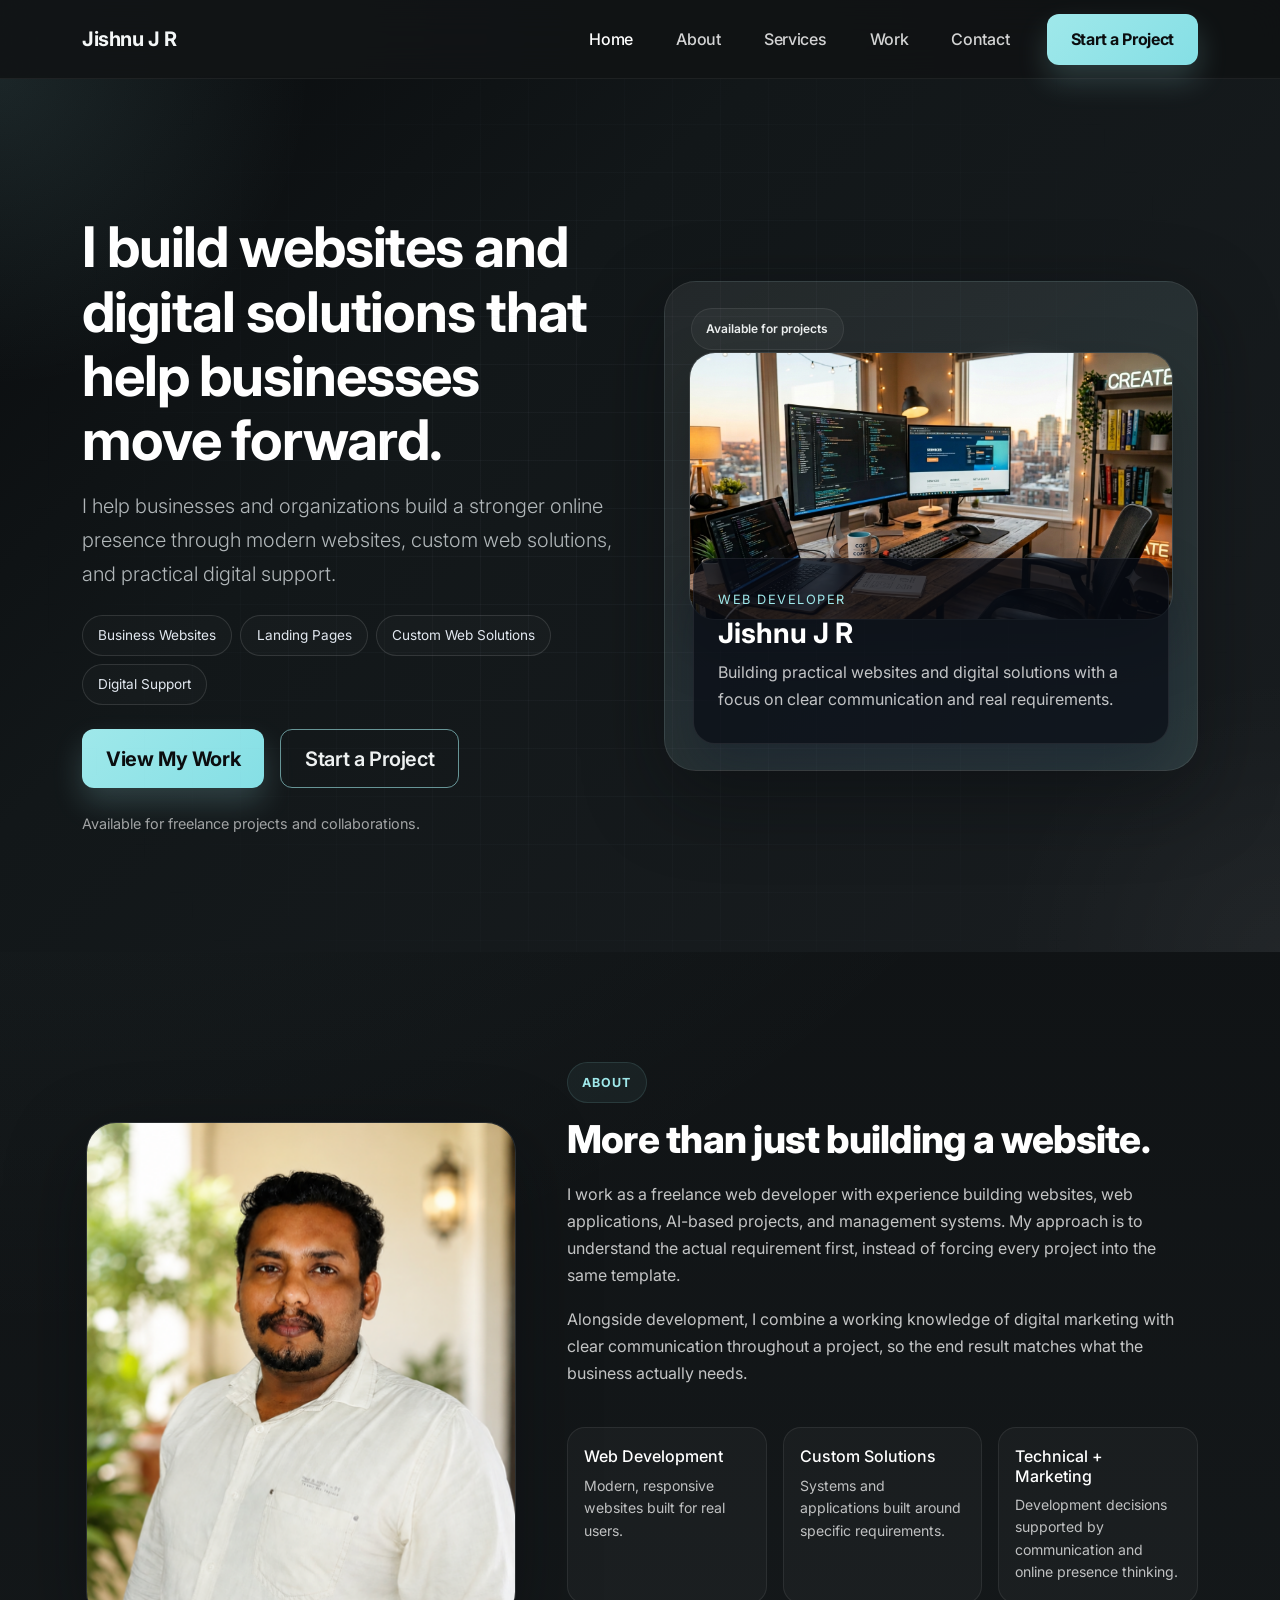
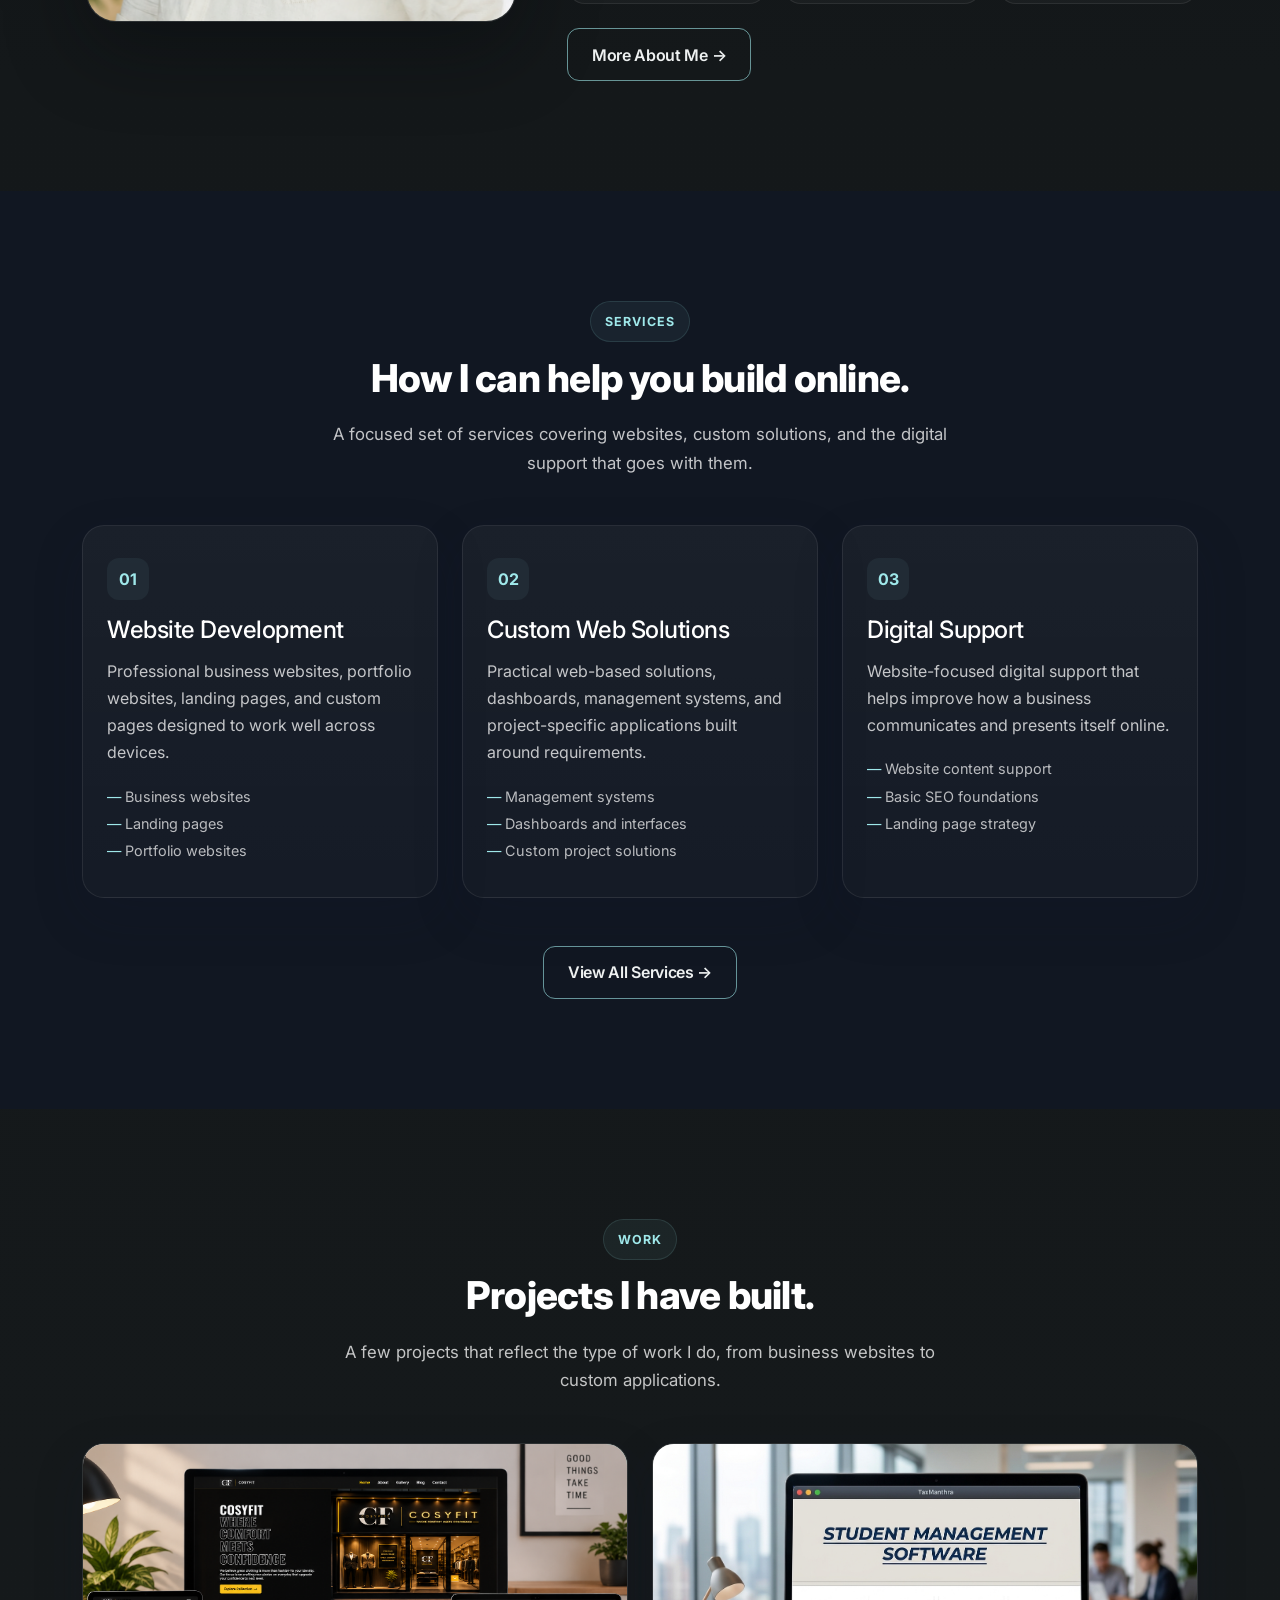
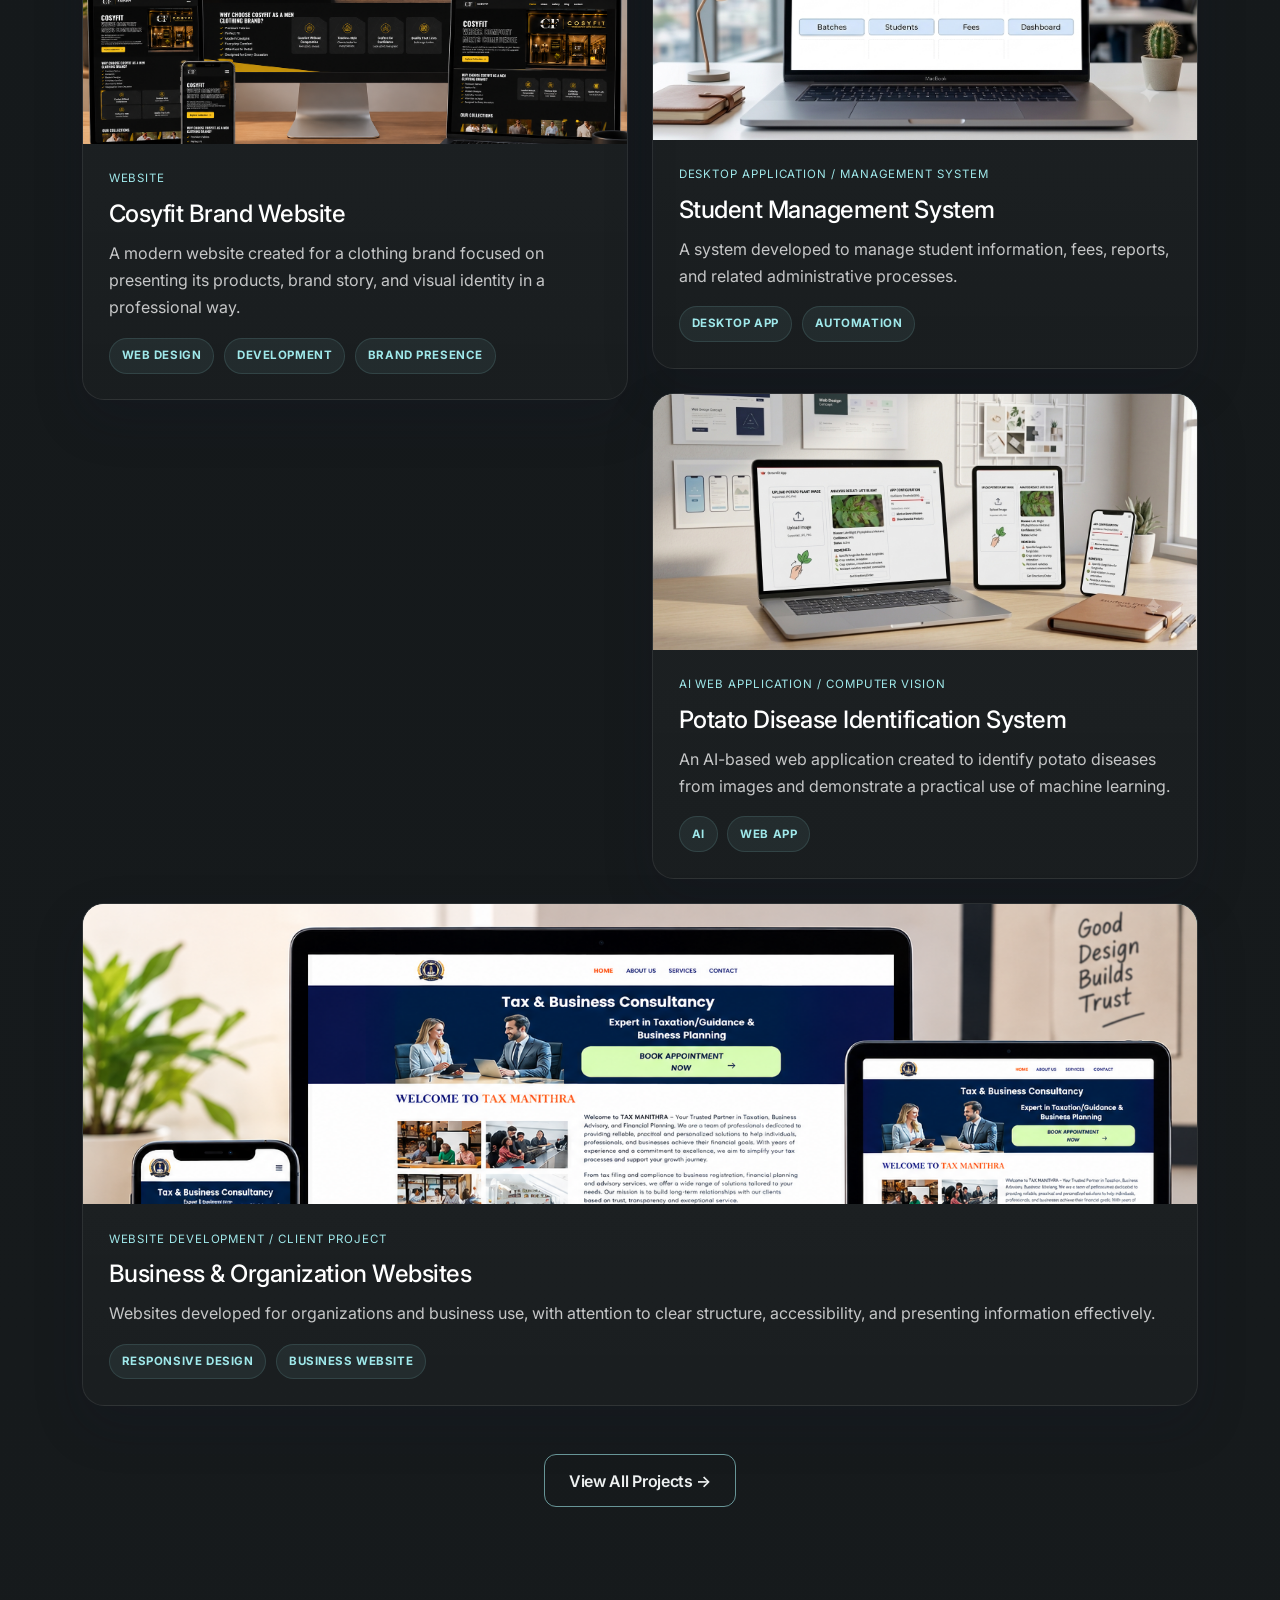
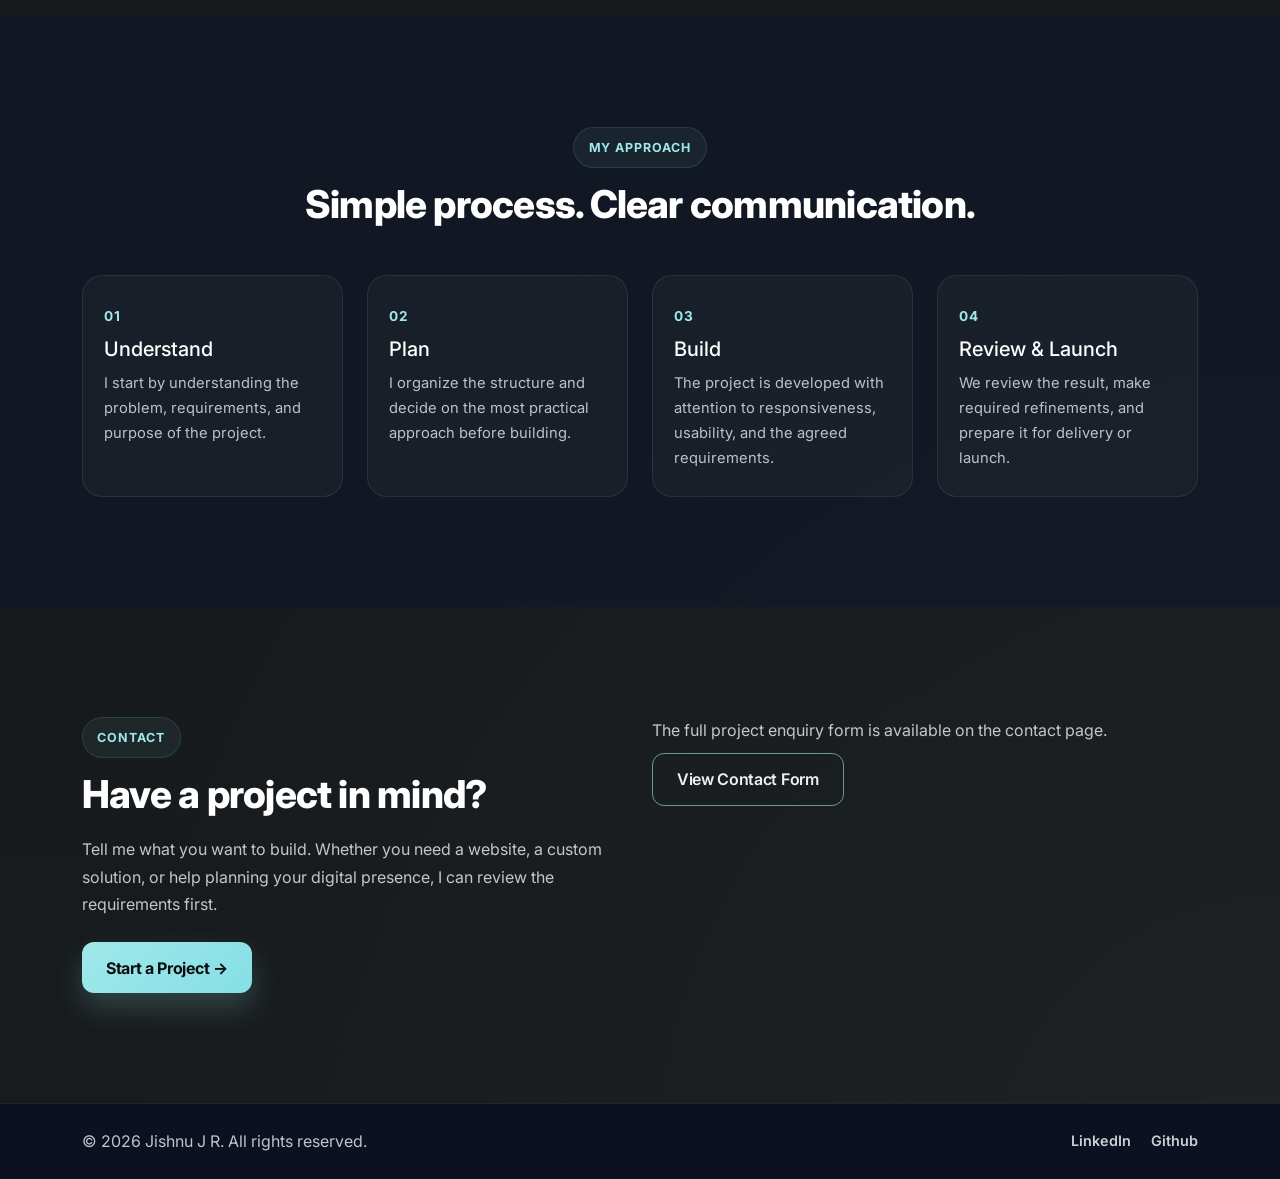
<file: index.html>
<!DOCTYPE html>
<html lang="en">
  <head>
    <meta charset="UTF-8" />
    <meta name="viewport" content="width=device-width, initial-scale=1.0" />
    <title>Jishnu J R | Freelance Web Developer</title>
    <meta
      name="description"
      content="Jishnu J R - Freelance web developer building business websites, custom web solutions, and digital support."
    />
    <link
      href="https://cdn.jsdelivr.net/npm/bootstrap@5.3.3/dist/css/bootstrap.min.css"
      rel="stylesheet"
    />
    <link rel="preconnect" href="https://fonts.googleapis.com" />
    <link rel="preconnect" href="https://fonts.gstatic.com" crossorigin />
    <link
      href="https://fonts.googleapis.com/css2?family=Inter:wght@400;500;600;700;800&display=swap"
      rel="stylesheet"
    />
    <link rel="stylesheet" href="css/header.css" />
  </head>
  <body>
    <!-- ============ NAVIGATION ============ -->
    <nav class="navbar navbar-expand-lg navbar-dark fixed-top portfolio-navbar">
      <div class="container">
        <a class="navbar-brand fw-bold" href="index.html">Jishnu J R</a>
        <button
          class="navbar-toggler"
          type="button"
          data-bs-toggle="collapse"
          data-bs-target="#navbarNav"
          aria-controls="navbarNav"
          aria-expanded="false"
          aria-label="Toggle navigation"
        >
          <span class="navbar-toggler-icon"></span>
        </button>
        <div class="collapse navbar-collapse" id="navbarNav">
          <ul class="navbar-nav ms-auto align-items-lg-center gap-lg-3">
            <li class="nav-item"><a class="nav-link active" aria-current="page" href="index.html">Home</a></li>
            <li class="nav-item"><a class="nav-link" href="about.html">About</a></li>
            <li class="nav-item"><a class="nav-link" href="services.html">Services</a></li>
            <li class="nav-item"><a class="nav-link" href="work.html">Work</a></li>
            <li class="nav-item"><a class="nav-link" href="contact.html">Contact</a></li>
            <li class="nav-item">
              <a class="btn btn-primary ms-lg-2" href="contact.html">Start a Project</a>
            </li>
          </ul>
        </div>
      </div>
    </nav>

    <!-- ============ HERO ============ -->
    <header id="home" class="hero-section">
      <div class="container">
        <div class="row align-items-center min-vh-100 py-5 g-5">
          <div class="col-lg-6 order-2 order-lg-1">
            <h1 class="display-4 fw-bold mb-3">
              I build websites and digital solutions that help businesses move forward.
            </h1>
            <p class="lead text-light-emphasis mb-4">
              I help businesses and organizations build a stronger online presence through modern
              websites, custom web solutions, and practical digital support.
            </p>

            <div class="d-flex flex-column flex-sm-row flex-wrap gap-2 mb-4 tech-pills">
              <span>Business Websites</span>
              <span>Landing Pages</span>
              <span>Custom Web Solutions</span>
              <span>Digital Support</span>
            </div>

            <div class="d-flex flex-column flex-sm-row flex-wrap gap-3">
              <a href="work.html" class="btn btn-primary btn-lg">View My Work</a>
              <a href="contact.html" class="btn btn-outline-light btn-lg">Start a Project</a>
            </div>

            <p class="availability-note mt-4 mb-0">Available for freelance projects and collaborations.</p>
          </div>

          <div class="col-lg-6 order-1 order-lg-2 d-none d-lg-block">
            <div class="profile-card">
              <div class="profile-glow"></div>
              <div class="profile-badge">Available for projects</div>
              <!-- Replace this image with your own photo -->
              <img
                src="assets/jishnu-photo2.png"
                alt="Jishnu J R portrait"
                class="profile-photo"
              />
              <div class="profile-content">
                <p class="profile-role">Web Developer</p>
                <h3 class="mb-2">Jishnu J R</h3>
                <p class="mb-0">
                  Building practical websites and digital solutions with a focus on clear
                  communication and real requirements.
                </p>
              </div>
            </div>
          </div>
        </div>
      </div>
    </header>

    <main>
      <!-- ============ ABOUT ============ -->
      <section id="about" class="section-space">
        <div class="container">
          <div class="row align-items-center g-5">
            <div class="col-lg-5">
              <div class="about-image-wrapper">
                <!-- Replace this image with your own photo -->
                <img
                  src="assets/jishnu-photo.png"
                  alt="Jishnu J R profile"
                  class="about-image"
                />
              </div>
            </div>
            <div class="col-lg-7">
              <span class="section-tag">About</span>
              <h2 class="section-title">More than just building a website.</h2>
              <p>
                I work as a freelance web developer with experience building websites, web
                applications, AI-based projects, and management systems. My approach is to
                understand the actual requirement first, instead of forcing every project into
                the same template.
              </p>
              <p>
                Alongside development, I combine a working knowledge of digital marketing with
                clear communication throughout a project, so the end result matches what the
                business actually needs.
              </p>
              <div class="row mt-4 g-3">
                <div class="col-sm-4">
                  <div class="strength-card">
                    <h5>Web Development</h5>
                    <p>Modern, responsive websites built for real users.</p>
                  </div>
                </div>
                <div class="col-sm-4">
                  <div class="strength-card">
                    <h5>Custom Solutions</h5>
                    <p>Systems and applications built around specific requirements.</p>
                  </div>
                </div>
                <div class="col-sm-4">
                  <div class="strength-card">
                    <h5>Technical + Marketing</h5>
                    <p>Development decisions supported by communication and online presence thinking.</p>
                  </div>
                </div>
              </div>
              <a href="about.html" class="btn btn-outline-light mt-4">More About Me →</a>
            </div>
          </div>
        </div>
      </section>

      <!-- ============ SERVICES ============ -->
      <section id="services" class="section-space section-alt">
        <div class="container">
          <div class="text-center mb-5">
            <span class="section-tag">Services</span>
            <h2 class="section-title">How I can help you build online.</h2>
            <p class="section-intro mx-auto">
              A focused set of services covering websites, custom solutions, and the digital
              support that goes with them.
            </p>
          </div>
          <div class="row g-4">
            <div class="col-md-4">
              <div class="info-card">
                <div class="card-icon">01</div>
                <h4>Website Development</h4>
                <p>
                  Professional business websites, portfolio websites, landing pages, and custom
                  pages designed to work well across devices.
                </p>
                <ul class="service-list">
                  <li>Business websites</li>
                  <li>Landing pages</li>
                  <li>Portfolio websites</li>
                </ul>
              </div>
            </div>
            <div class="col-md-4">
              <div class="info-card">
                <div class="card-icon">02</div>
                <h4>Custom Web Solutions</h4>
                <p>
                  Practical web-based solutions, dashboards, management systems, and
                  project-specific applications built around requirements.
                </p>
                <ul class="service-list">
                  <li>Management systems</li>
                  <li>Dashboards and interfaces</li>
                  <li>Custom project solutions</li>
                </ul>
              </div>
            </div>
            <div class="col-md-4">
              <div class="info-card">
                <div class="card-icon">03</div>
                <h4>Digital Support</h4>
                <p>
                  Website-focused digital support that helps improve how a business communicates
                  and presents itself online.
                </p>
                <ul class="service-list">
                  <li>Website content support</li>
                  <li>Basic SEO foundations</li>
                  <li>Landing page strategy</li>
                </ul>
              </div>
            </div>
          </div>
          <div class="text-center mt-5">
            <a href="services.html" class="btn btn-outline-light">View All Services →</a>
          </div>
        </div>
      </section>

      <!-- ============ PROJECTS / WORK ============ -->
      <section id="work" class="section-space">
        <div class="container">
          <div class="text-center mb-5">
            <span class="section-tag">Work</span>
            <h2 class="section-title">Projects I have built.</h2>
            <p class="section-intro mx-auto">
              A few projects that reflect the type of work I do, from business websites to
              custom applications.
            </p>
          </div>
          <div class="row g-4">
            <div class="col-lg-6">
              <div class="project-card feature-project">
                <!-- Replace this image with your Cosyfit project screenshot -->
                <div class="project-thumb thumb-one">
                  <img src="assets\cosyfit.png" alt="cosyfit-img" class="project-thumb-img">

                </div>
                <div class="project-body">
                  <div class="project-meta">
                    <span>Website</span>
                  </div>
                  <h4>Cosyfit Brand Website</h4>
                  <p>
                    A modern website created for a clothing brand focused on presenting its
                    products, brand story, and visual identity in a professional way.
                  </p>
                  <div class="project-tags">
                    <span>Web Design</span>
                    <span>Development</span>
                    <span>Brand Presence</span>
                  </div>
                </div>
              </div>
            </div>
            <div class="col-lg-6">
              <div class="row g-4">
                <div class="col-12">
                  <div class="project-card">
                    <!-- Replace this image with your Student Management System screenshot -->
                    <div class="project-thumb thumb-two">
                         <img src="assets\studentapp.png" alt="gmapp-img" class="project-thumb-img">

                    </div>
                    <div class="project-body">
                      <div class="project-meta">
                        <span>Desktop Application / Management System</span>
                      </div>
                      <h4>Student Management System</h4>
                      <p>
                        A system developed to manage student information, fees, reports, and
                        related administrative processes.
                      </p>
                      <div class="project-tags">
                        <span>Desktop App</span>
                        <span>Automation</span>
                      </div>
                    </div>
                  </div>
                </div>
                <div class="col-12">
                  <div class="project-card">
                    <!-- Replace this image with your Potato Disease Identification System screenshot -->
                    <div class="project-thumb thumb-three">
                      <img src="assets\potatodiseaseai.png" alt="potato-img" class="project-thumb-img">

                    </div>
                    <div class="project-body">
                      <div class="project-meta">
                        <span>AI Web Application / Computer Vision</span>
                      </div>
                      <h4>Potato Disease Identification System</h4>
                      <p>
                        An AI-based web application created to identify potato diseases from
                        images and demonstrate a practical use of machine learning.
                      </p>
                      <div class="project-tags">
                        <span>AI</span>
                        <span>Web App</span>
                      </div>
                    </div>
                  </div>
                </div>
              </div>
            </div>
            <div class="col-lg-12">
              <div class="project-card feature-project">
                <!-- Replace this image with a business/organization website screenshot -->
                <div class="project-thumb thumb-one">
                  <img src="assets\taxmanthra.png" alt="taxmanthra-img" class="project-thumb-img">

                </div>
                <div class="project-body">
                  <div class="project-meta">
                    <span>Website Development / Client Project</span>
                  </div>
                  <h4>Business &amp; Organization Websites</h4>
                  <p>
                    Websites developed for organizations and business use, with attention to
                    clear structure, accessibility, and presenting information effectively.
                  </p>
                  <div class="project-tags">
                    <span>Responsive Design</span>
                    <span>Business Website</span>
                  </div>
                </div>
              </div>
            </div>
          </div>
          <div class="text-center mt-5">
            <a href="work.html" class="btn btn-outline-light">View All Projects →</a>
          </div>
        </div>
      </section>

      <!-- ============ PROCESS ============ -->
      <section id="process" class="section-space section-alt">
        <div class="container">
          <div class="text-center mb-5">
            <span class="section-tag">My Approach</span>
            <h2 class="section-title">Simple process. Clear communication.</h2>
          </div>
          <div class="row g-4">
            <div class="col-md-6 col-lg-3">
              <div class="process-step">
                <span class="process-number">01</span>
                <h5>Understand</h5>
                <p>I start by understanding the problem, requirements, and purpose of the project.</p>
              </div>
            </div>
            <div class="col-md-6 col-lg-3">
              <div class="process-step">
                <span class="process-number">02</span>
                <h5>Plan</h5>
                <p>I organize the structure and decide on the most practical approach before building.</p>
              </div>
            </div>
            <div class="col-md-6 col-lg-3">
              <div class="process-step">
                <span class="process-number">03</span>
                <h5>Build</h5>
                <p>The project is developed with attention to responsiveness, usability, and the agreed requirements.</p>
              </div>
            </div>
            <div class="col-md-6 col-lg-3">
              <div class="process-step">
                <span class="process-number">04</span>
                <h5>Review &amp; Launch</h5>
                <p>We review the result, make required refinements, and prepare it for delivery or launch.</p>
              </div>
            </div>
          </div>
        </div>
      </section>

      <!-- ============ CONTACT ============ -->
      <section id="contact" class="section-space contact-block">
        <div class="container">
          <div class="row g-4 align-items-start flex-column flex-lg-row">
            <div class="col-lg-6">
              <span class="section-tag">Contact</span>
              <h2 class="section-title">Have a project in mind?</h2>
              <p>
                Tell me what you want to build. Whether you need a website, a custom solution,
                or help planning your digital presence, I can review the requirements first.
              </p>
              <div class="mt-4">
                <a href="contact.html" class="btn btn-primary">Start a Project →</a>
              </div>
            </div>
            <div class="col-lg-6">
              <div class="contact-preview-panel">
                <p class="mb-2">The full project enquiry form is available on the contact page.</p>
                <a href="contact.html" class="btn btn-outline-light">View Contact Form</a>
              </div>
            </div>
          </div>
        </div>
      </section>
    </main>

    <!-- ============ FOOTER ============ -->
    <footer class="footer text-center py-4">
      <div class="container d-flex flex-column flex-sm-row justify-content-between align-items-center gap-3">
        <p class="mb-0">© 2026 Jishnu J R. All rights reserved.</p>
        <div class="footer-links">
          <a href="index.html">LinkedIn</a>
          <a href="about.html">Github</a>
          
        </div>
      </div>
    </footer>

    <script src="https://cdn.jsdelivr.net/npm/bootstrap@5.3.3/dist/js/bootstrap.bundle.min.js"></script>
 <script>
document.addEventListener("contextmenu", function (e) {
  if (e.target.tagName === "IMG") {
    e.preventDefault();
  }
});

document.addEventListener("dragstart", function (e) {
  if (e.target.tagName === "IMG") {
    e.preventDefault();
  }
});
// Blur screen content when the window loses focus
window.addEventListener("blur", () => {
  document.body.style.filter = "blur(12px)";
});

window.addEventListener("focus", () => {
  document.body.style.filter = "none";
});
document.addEventListener("keydown", (e) => {
  // Prevent PrintScreen key
  if (e.key === "PrintScreen") {
    e.preventDefault();
    navigator.clipboard.writeText(""); // Clear clipboard
    alert("Screenshots are disabled on this page.");
  }

  // Prevent Ctrl+P or Cmd+P (Printing)
  if ((e.ctrlKey || e.metaKey) && e.key === "p") {
    e.preventDefault();
  }
});
</script>
  </body>
</html>
</file>
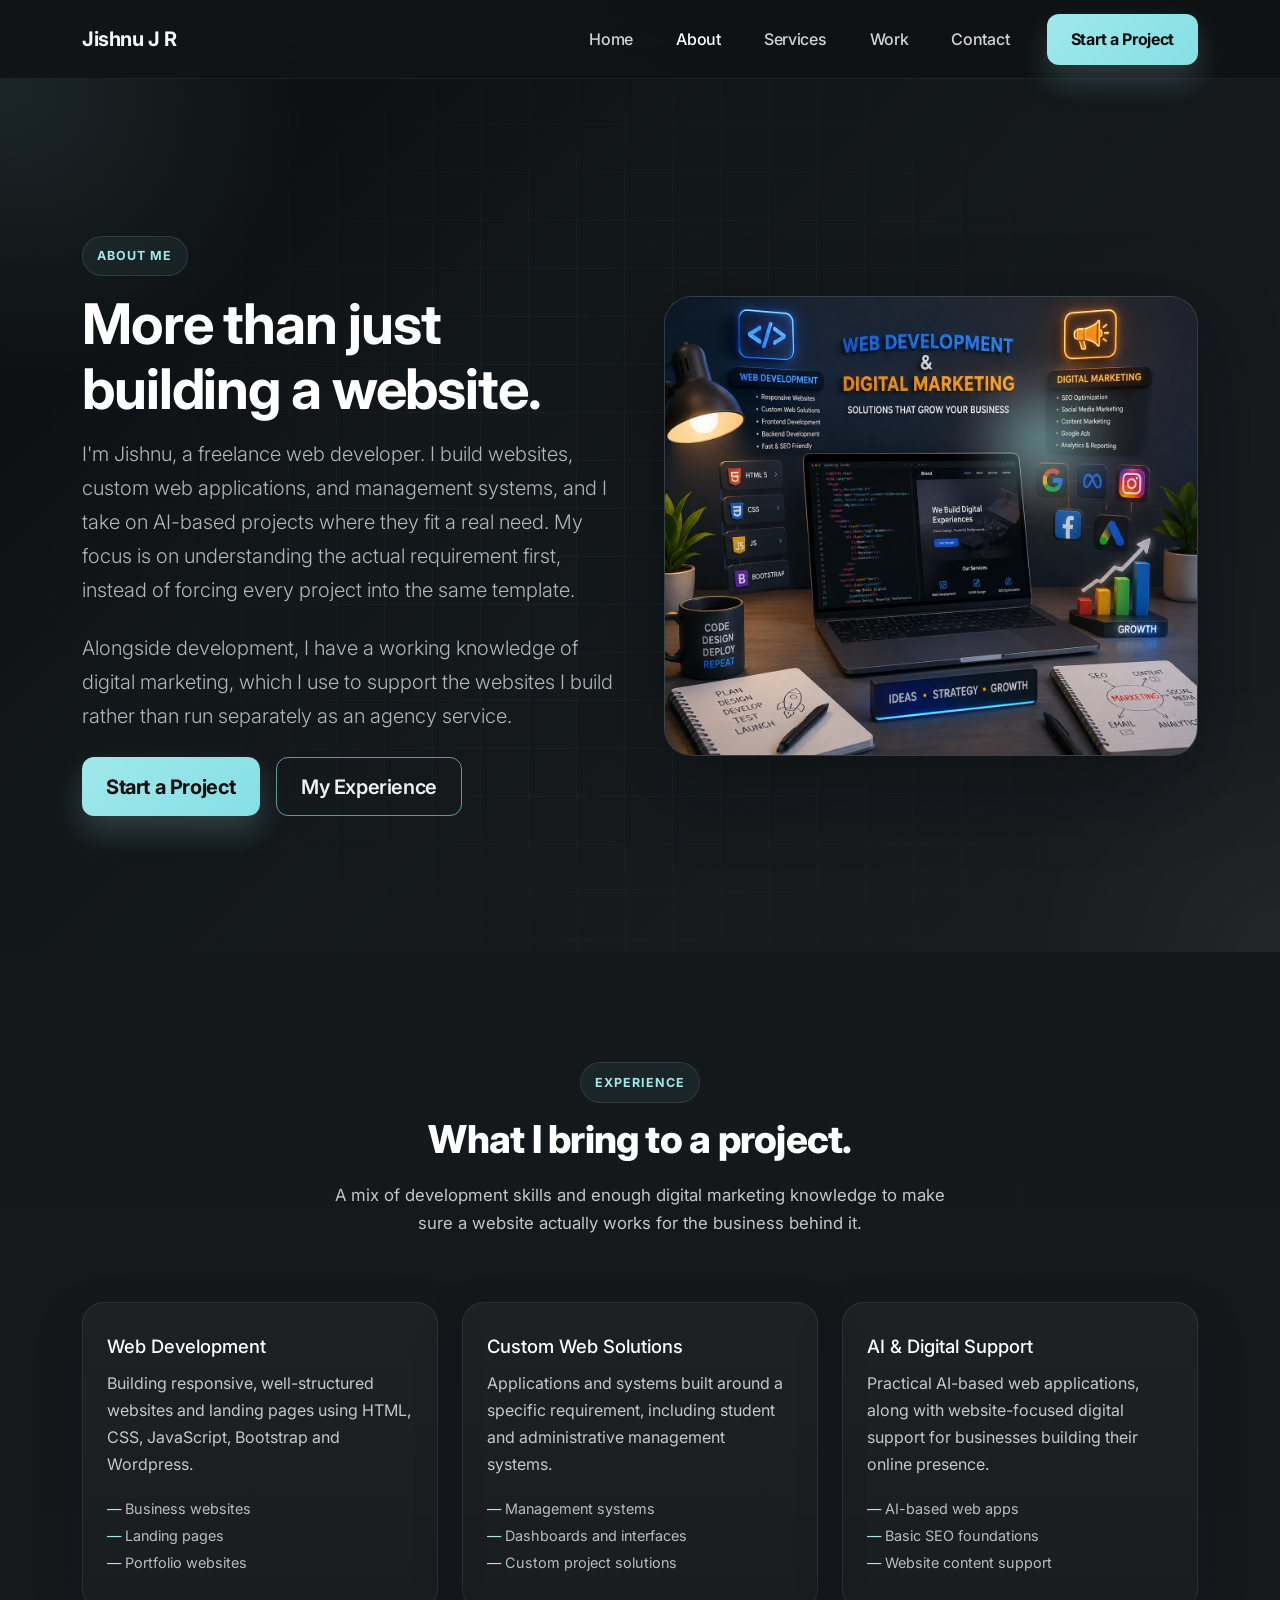
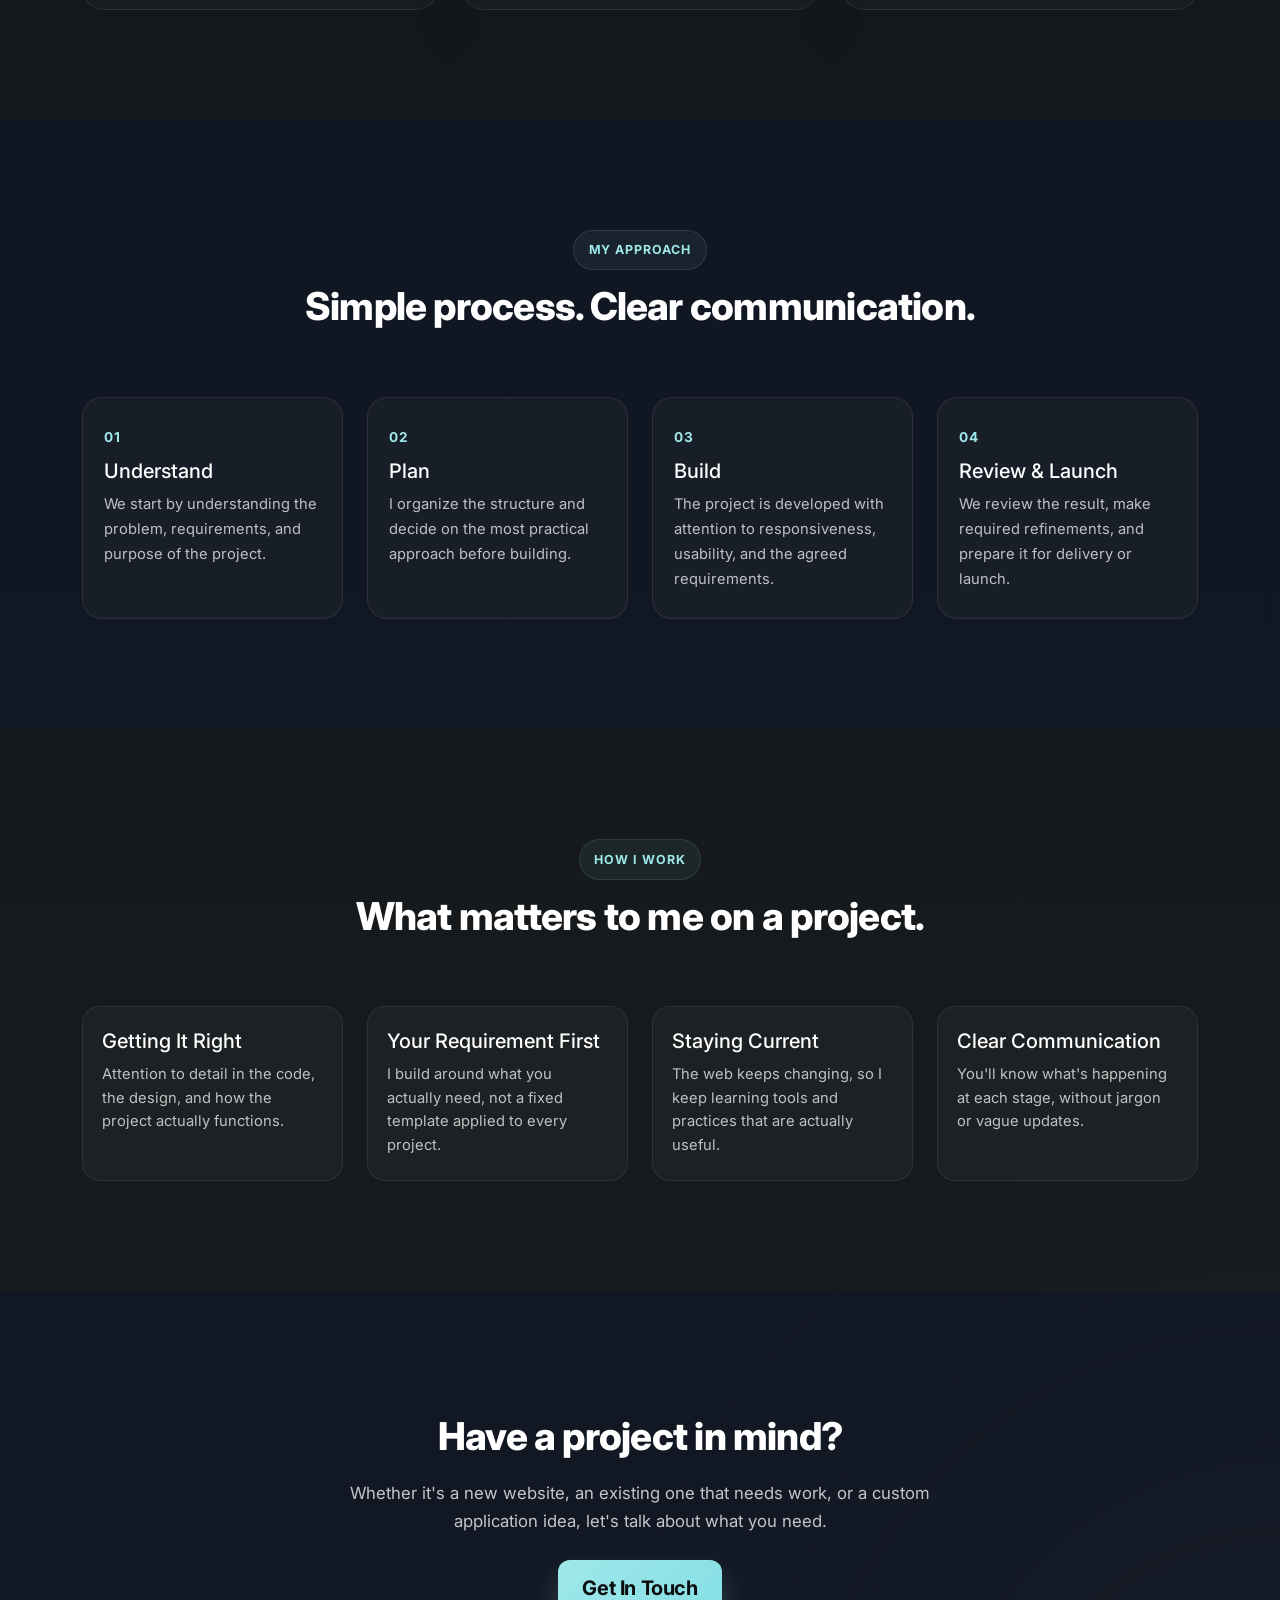
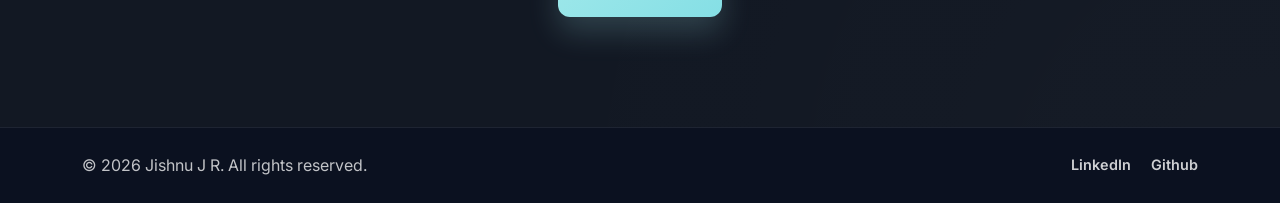
<file: about.html>
<!DOCTYPE html>
<html lang="en">
  <head>
    <meta charset="UTF-8" />
    <meta name="viewport" content="width=device-width, initial-scale=1.0" />
    <title>About | Jishnu J R</title>
    <meta
      name="description"
      content="About Jishnu J R, a freelance web developer building business websites, custom web solutions, and digital support."
    />
    <link
      href="https://cdn.jsdelivr.net/npm/bootstrap@5.3.3/dist/css/bootstrap.min.css"
      rel="stylesheet"
    />
    <link rel="preconnect" href="https://fonts.googleapis.com" />
    <link rel="preconnect" href="https://fonts.gstatic.com" crossorigin />
    <link
      href="https://fonts.googleapis.com/css2?family=Inter:wght@400;500;600;700;800&display=swap"
      rel="stylesheet"
    />
    <link rel="stylesheet" href="css/header.css" />
  </head>
  <body>
    <!-- ============ NAVIGATION ============ -->
    <nav class="navbar navbar-expand-lg navbar-dark fixed-top portfolio-navbar">
      <div class="container">
        <a class="navbar-brand fw-bold" href="index.html">Jishnu J R</a>
        <button
          class="navbar-toggler"
          type="button"
          data-bs-toggle="collapse"
          data-bs-target="#navbarNav"
          aria-controls="navbarNav"
          aria-expanded="false"
          aria-label="Toggle navigation"
        >
          <span class="navbar-toggler-icon"></span>
        </button>
        <div class="collapse navbar-collapse" id="navbarNav">
          <ul class="navbar-nav ms-auto align-items-lg-center gap-lg-3">
            <li class="nav-item"><a class="nav-link" href="index.html">Home</a></li>
            <li class="nav-item"><a class="nav-link active" aria-current="page" href="about.html">About</a></li>
            <li class="nav-item"><a class="nav-link" href="services.html">Services</a></li>
            <li class="nav-item"><a class="nav-link" href="work.html">Work</a></li>
            <li class="nav-item"><a class="nav-link" href="contact.html">Contact</a></li>
            <li class="nav-item">
              <a class="btn btn-primary ms-lg-2" href="contact.html">Start a Project</a>
            </li>
          </ul>
        </div>
      </div>
    </nav>

    <!-- ============ HERO ============ -->
    <header class="hero-section">
      <div class="container">
        <div class="row align-items-center min-vh-100 py-5 g-5">
          <div class="col-lg-6">
            <span class="section-tag">About Me</span>
            <h1 class="display-4 fw-bold mb-3 mt-3">More than just building a website.</h1>
            <p class="lead text-light-emphasis mb-4">
              I'm Jishnu, a freelance web developer. I build websites, custom web applications,
              and management systems, and I take on AI-based projects where they fit a real
              need. My focus is on understanding the actual requirement first, instead of
              forcing every project into the same template.
            </p>
            <p class="lead text-light-emphasis mb-4">
              Alongside development, I have a working knowledge of digital marketing, which I
              use to support the websites I build rather than run separately as an agency
              service.
            </p>
            <div class="d-flex flex-column flex-sm-row flex-wrap gap-3">
              <a href="contact.html" class="btn btn-primary btn-lg">Start a Project</a>
              <a href="#experience" class="btn btn-outline-light btn-lg">My Experience</a>
            </div>
          </div>
          <div class="col-lg-6">
            <div class="about-hero-image">
              <div class="about-glow"></div>
              <!-- Replace this image with your own photo or workspace image -->
              <img
                src="assets/about-image.png"
                alt="Jishnu J R at work"
                class="about-photo"
              />
            </div>
          </div>
        </div>
      </div>
    </header>

    <main>
      <!-- ============ EXPERIENCE / WHAT I DO ============ -->
      <section id="experience" class="section-space">
        <div class="container">
          <div class="row mb-5">
            <div class="col-lg-8 mx-auto text-center">
              <span class="section-tag">Experience</span>
              <h2 class="section-title">What I bring to a project.</h2>
              <p class="section-intro mx-auto">
                A mix of development skills and enough digital marketing knowledge to make sure
                a website actually works for the business behind it.
              </p>
            </div>
          </div>

          <div class="row g-4">
            <div class="col-md-6 col-lg-4">
              <div class="skill-card">
                <h4>Web Development</h4>
                <p>
                  Building responsive, well-structured websites and landing pages using HTML,
                  CSS, JavaScript,  Bootstrap and Wordpress.
                </p>
                <ul class="skill-list">
                  <li>Business websites</li>
                  <li>Landing pages</li>
                  <li>Portfolio websites</li>
                </ul>
              </div>
            </div>

            <div class="col-md-6 col-lg-4">
              <div class="skill-card">
                <h4>Custom Web Solutions</h4>
                <p>
                  Applications and systems built around a specific requirement, including
                  student and administrative management systems.
                </p>
                <ul class="skill-list">
                  <li>Management systems</li>
                  <li>Dashboards and interfaces</li>
                  <li>Custom project solutions</li>
                </ul>
              </div>
            </div>

            <div class="col-md-6 col-lg-4">
              <div class="skill-card">
                <h4>AI &amp; Digital Support</h4>
                <p>
                  Practical AI-based web applications, along with website-focused digital
                  support for businesses building their online presence.
                </p>
                <ul class="skill-list">
                  <li>AI-based web apps</li>
                  <li>Basic SEO foundations</li>
                  <li>Website content support</li>
                </ul>
              </div>
            </div>
          </div>
        </div>
      </section>

      <!-- ============ PROCESS ============ -->
      <section class="section-space section-alt">
        <div class="container">
          <div class="row mb-5">
            <div class="col-lg-8 mx-auto text-center">
              <span class="section-tag">My Approach</span>
              <h2 class="section-title">Simple process. Clear communication.</h2>
            </div>
          </div>

          <div class="row g-4">
            <div class="col-md-6 col-lg-3">
              <div class="process-step">
                <span class="process-number">01</span>
                <h5>Understand</h5>
                <p>We start by understanding the problem, requirements, and purpose of the project.</p>
              </div>
            </div>
            <div class="col-md-6 col-lg-3">
              <div class="process-step">
                <span class="process-number">02</span>
                <h5>Plan</h5>
                <p>I organize the structure and decide on the most practical approach before building.</p>
              </div>
            </div>
            <div class="col-md-6 col-lg-3">
              <div class="process-step">
                <span class="process-number">03</span>
                <h5>Build</h5>
                <p>The project is developed with attention to responsiveness, usability, and the agreed requirements.</p>
              </div>
            </div>
            <div class="col-md-6 col-lg-3">
              <div class="process-step">
                <span class="process-number">04</span>
                <h5>Review &amp; Launch</h5>
                <p>We review the result, make required refinements, and prepare it for delivery or launch.</p>
              </div>
            </div>
          </div>
        </div>
      </section>

      <!-- ============ VALUES ============ -->
      <section class="section-space">
        <div class="container">
          <div class="row mb-5">
            <div class="col-lg-8 mx-auto text-center">
              <span class="section-tag">How I Work</span>
              <h2 class="section-title">What matters to me on a project.</h2>
            </div>
          </div>

          <div class="row g-4">
            <div class="col-md-6 col-lg-3">
              <div class="value-card">
                <h5>Getting It Right</h5>
                <p>Attention to detail in the code, the design, and how the project actually functions.</p>
              </div>
            </div>
            <div class="col-md-6 col-lg-3">
              <div class="value-card">
                <h5>Your Requirement First</h5>
                <p>I build around what you actually need, not a fixed template applied to every project.</p>
              </div>
            </div>
            <div class="col-md-6 col-lg-3">
              <div class="value-card">
                <h5>Staying Current</h5>
                <p>The web keeps changing, so I keep learning tools and practices that are actually useful.</p>
              </div>
            </div>
            <div class="col-md-6 col-lg-3">
              <div class="value-card">
                <h5>Clear Communication</h5>
                <p>You'll know what's happening at each stage, without jargon or vague updates.</p>
              </div>
            </div>
          </div>
        </div>
      </section>

      <!-- ============ CTA ============ -->
      <section class="section-space section-alt text-center">
        <div class="container">
          <h2 class="section-title">Have a project in mind?</h2>
          <p class="section-intro mx-auto mb-4">
            Whether it's a new website, an existing one that needs work, or a custom application
            idea, let's talk about what you need.
          </p>
          <a href="contact.html" class="btn btn-primary btn-lg">Get In Touch</a>
        </div>
      </section>
    </main>

    <!-- ============ FOOTER ============ -->
    <footer class="footer text-center py-4">
      <div class="container d-flex flex-column flex-sm-row justify-content-between align-items-center gap-3">
        <p class="mb-0">© 2026 Jishnu J R. All rights reserved.</p>
        <div class="footer-links">
            <a href="index.html">LinkedIn</a>
          <a href="about.html">Github</a>

        </div>
      </div>
    </footer>

    <script src="https://cdn.jsdelivr.net/npm/bootstrap@5.3.3/dist/js/bootstrap.bundle.min.js"></script>
    <script>
      // Close the mobile navbar menu after a nav link is clicked
      document.addEventListener('DOMContentLoaded', function () {
        var navLinks = document.querySelectorAll('.navbar-nav .nav-link, .navbar-nav .btn');
        var navbarCollapseEl = document.getElementById('navbarNav');
        if (!navbarCollapseEl) return;
        var bsCollapse = bootstrap.Collapse.getOrCreateInstance(navbarCollapseEl, { toggle: false });

        navLinks.forEach(function (link) {
          link.addEventListener('click', function () {
            if (navbarCollapseEl.classList.contains('show')) {
              bsCollapse.hide();
            }
          });
        });
      });
    </script>
  </body>
</html>
</file>
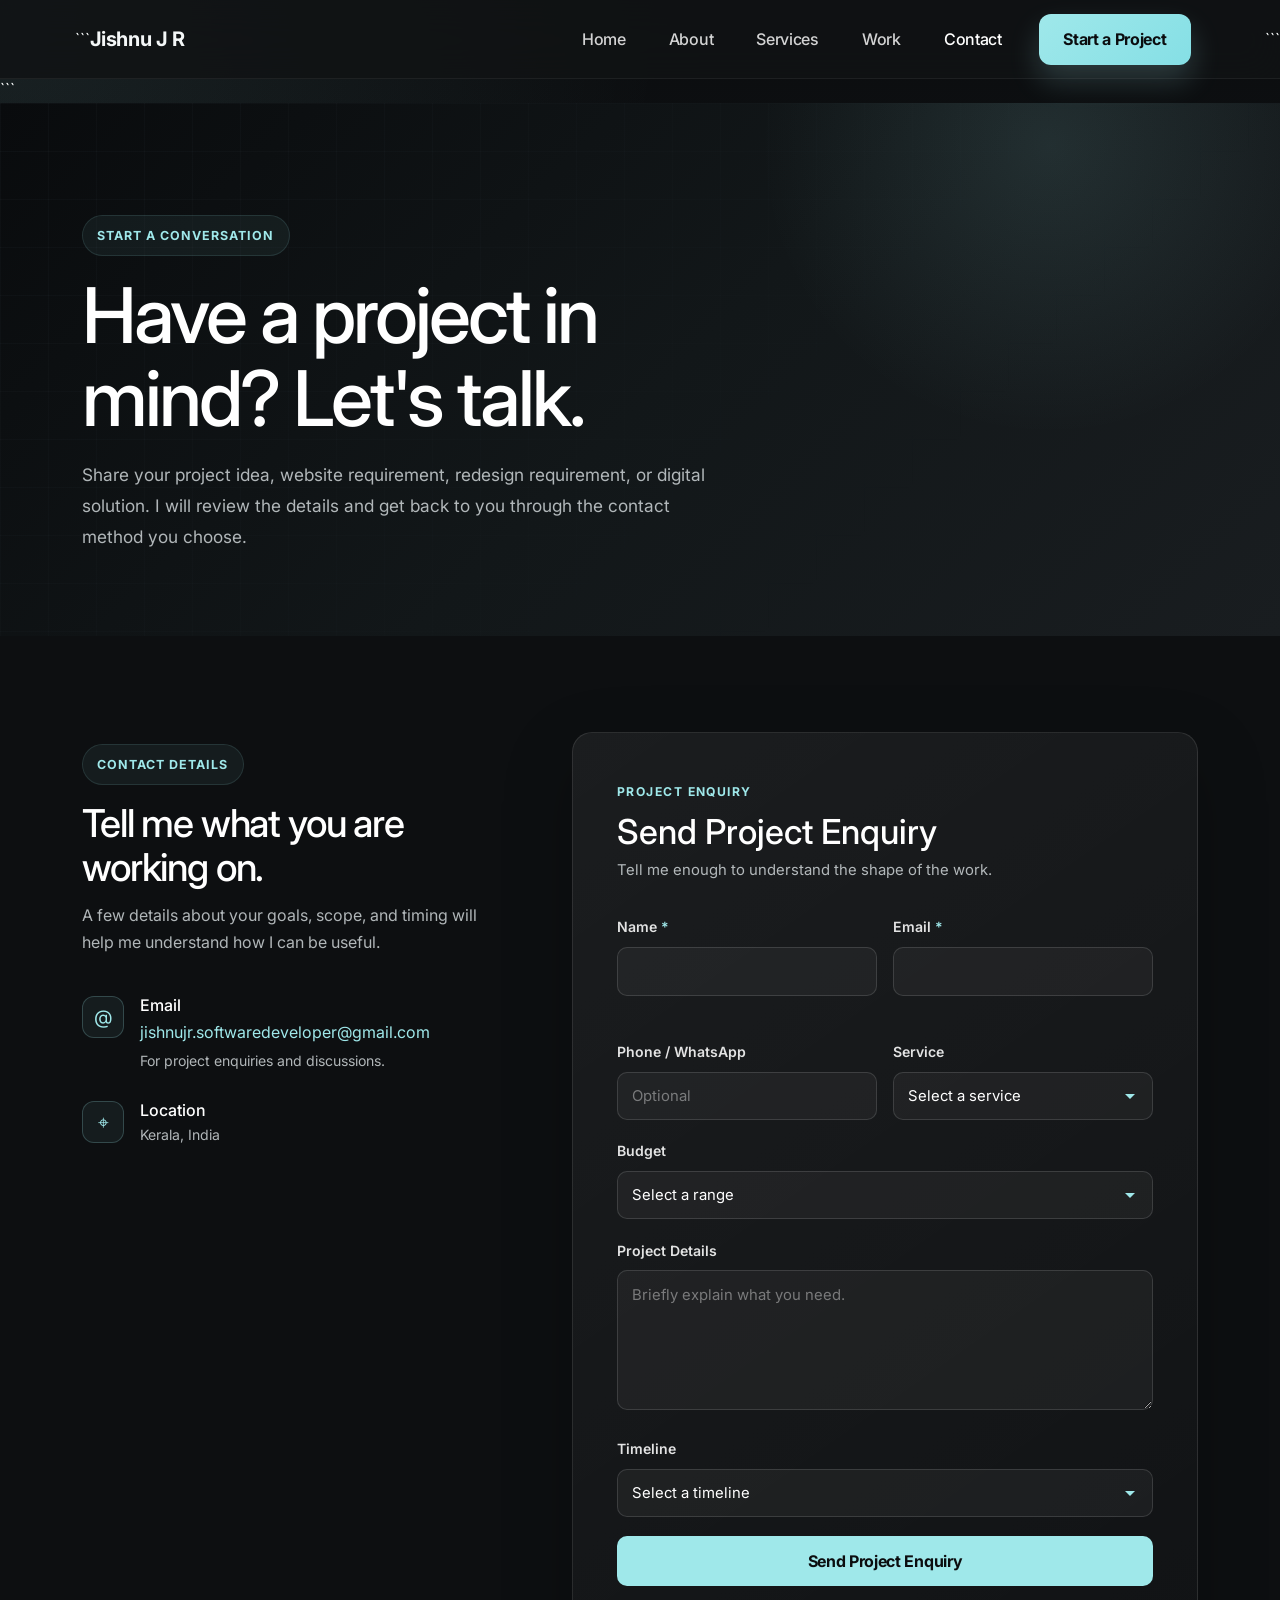
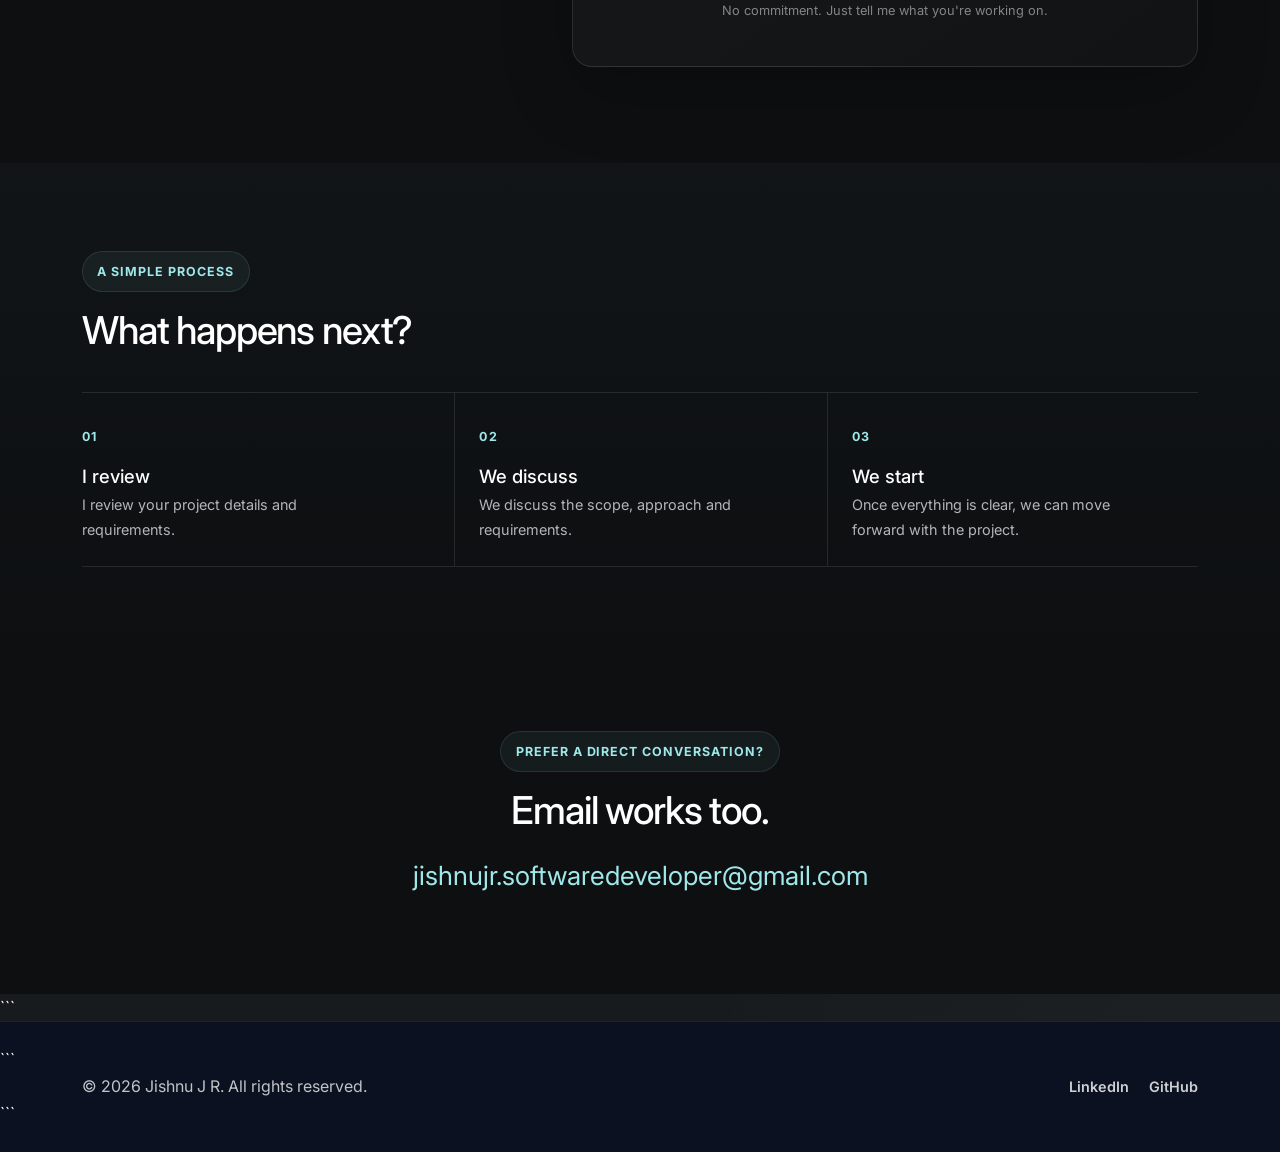
<file: contact.html>
<!DOCTYPE html>

<html lang="en">
<head>
  <meta charset="UTF-8" />
  <meta name="viewport" content="width=device-width, initial-scale=1.0" />

  <title>Contact | Jishnu J R — Web Developer</title>

<meta
 name="description"
 content="Contact Jishnu J R about business websites, portfolio websites, landing pages, website redesigns, and web applications."
/>

  <link
    href="https://cdn.jsdelivr.net/npm/bootstrap@5.3.3/dist/css/bootstrap.min.css"
    rel="stylesheet"
  />

  <link rel="preconnect" href="https://fonts.googleapis.com" />
  <link rel="preconnect" href="https://fonts.gstatic.com" crossorigin />

  <link
    href="https://fonts.googleapis.com/css2?family=Inter:wght@400;500;600;700;800&display=swap"
    rel="stylesheet"
  />

  <link rel="stylesheet" href="css/header.css" />
  <link rel="stylesheet" href="css/contact.css" />
</head>

<body>

  <!-- ================= NAVBAR ================= -->

  <nav class="navbar navbar-expand-lg navbar-dark fixed-top portfolio-navbar">
    <div class="container">

```
  <a class="navbar-brand fw-bold" href="index.html">
    Jishnu J R
  </a>

  <button
    class="navbar-toggler"
    type="button"
    data-bs-toggle="collapse"
    data-bs-target="#navbarNav"
    aria-controls="navbarNav"
    aria-expanded="false"
    aria-label="Toggle navigation"
  >
    <span class="navbar-toggler-icon"></span>
  </button>

  <div class="collapse navbar-collapse" id="navbarNav">

    <ul class="navbar-nav ms-auto align-items-lg-center gap-lg-3">

      <li class="nav-item">
        <a class="nav-link" href="index.html">Home</a>
      </li>

      <li class="nav-item">
        <a class="nav-link" href="about.html">About</a>
      </li>

      <li class="nav-item">
        <a class="nav-link" href="services.html">Services</a>
      </li>

      <li class="nav-item">
        <a class="nav-link" href="work.html">Work</a>
      </li>

      <li class="nav-item">
        <a
          class="nav-link active"
          aria-current="page"
          href="contact.html"
        >
          Contact
        </a>
      </li>

      <li class="nav-item">
        <a
          class="btn btn-primary ms-lg-2"
          href="contact.html"
        >
          Start a Project
        </a>
      </li>

    </ul>

  </div>
</div>
```

  </nav>

  <!-- ================= MAIN ================= -->

  <main>

```
<!-- ================= HERO ================= -->

<section class="contact-hero">

  <div class="container">

    <div class="contact-hero-content">

      <span class="section-tag">
        Start a conversation
      </span>

      <h1>
        Have a project in mind? Let's talk.
      </h1>

      <p>
        Share your project idea, website requirement, redesign
        requirement, or digital solution. I will review the details
        and get back to you through the contact method you choose.
      </p>

    </div>

  </div>

</section>


<!-- ================= CONTACT ================= -->

<section
  class="contact-section"
  aria-labelledby="contact-form-heading"
>

  <div class="container">

    <div class="contact-grid">

      <!-- ================= CONTACT INFO ================= -->

      <div class="contact-intro">

        <span class="section-tag">
          Contact details
        </span>

        <h2>
          Tell me what you are working on.
        </h2>

        <p>
          A few details about your goals, scope, and timing will
          help me understand how I can be useful.
        </p>

        <div class="contact-info-list">

          <!-- EMAIL -->

          <div class="contact-info-item">

            <span
              class="contact-info-icon"
              aria-hidden="true"
            >
              @
            </span>

            <div>

              <h3>
                Email
              </h3>

              <a href="mailto:jishnujr.softwaredeveloper@gmail.com">
                jishnujr.softwaredeveloper@gmail.com
              </a>

              <p>
                For project enquiries and discussions.
              </p>

            </div>

          </div>


          <!-- LOCATION -->

          <div class="contact-info-item">

            <span
              class="contact-info-icon"
              aria-hidden="true"
            >
              ⌖
            </span>

            <div>

              <h3>
                Location
              </h3>

              <p>
                Kerala, India
              </p>

            </div>

          </div>

        </div>

      </div>


      <!-- ================= FORM ================= -->

      <div class="contact-form-wrapper">

        <div class="form-heading">

          <span class="form-kicker">
            Project enquiry
          </span>

          <h2 id="contact-form-heading">
            Send Project Enquiry
          </h2>

          <p>
            Tell me enough to understand the shape of the work.
          </p>

        </div>


        <!-- ================= WEB3FORMS ================= -->

        <form
          id="contactForm"
          name="contactForm"
          action="https://api.web3forms.com/submit"
          method="POST"
        >

          <!-- Web3Forms Access Key -->

          <input
            type="hidden"
            name="access_key"
            value="107e8694-e5a8-45c8-b112-fa71e78b08d5"
          />

          <!-- Email subject -->

          <input
            type="hidden"
            name="subject"
            value="New Project Enquiry — Jishnu Portfolio"
          />

          <!-- Sender name shown in email -->

          <input
            type="hidden"
            name="from_name"
            value="Jishnu Portfolio"
          />

          <!-- Redirect after successful submission -->

          <input
            type="hidden"
            name="redirect"
            value="https://jishnu-jr.github.io/freelancer/contact.html?success=1"
          />


          <!-- ================= SPAM PROTECTION ================= -->

          <input
            type="checkbox"
            name="botcheck"
            class="hidden"
            style="display:none"
            tabindex="-1"
            autocomplete="off"
          />


          <!-- ================= NAME + EMAIL ================= -->

          <div class="form-row-group">

            <div class="form-group">

              <label for="name">
                Name
                <span aria-hidden="true">*</span>
                <span class="visually-hidden">
                  (required)
                </span>
              </label>

              <input
                type="text"
                id="name"
                name="name"
                autocomplete="name"
                required
              />

              <span
                class="field-error"
                id="nameError"
              ></span>

            </div>


            <div class="form-group">

              <label for="email">
                Email
                <span aria-hidden="true">*</span>
                <span class="visually-hidden">
                  (required)
                </span>
              </label>

              <input
                type="email"
                id="email"
                name="email"
                autocomplete="email"
                required
              />

              <span
                class="field-error"
                id="emailError"
              ></span>

            </div>

          </div>


          <!-- ================= PHONE + SERVICE ================= -->

          <div class="form-row-group">

            <div class="form-group">

              <label for="phone">
                Phone / WhatsApp
              </label>

              <input
                type="tel"
                id="phone"
                name="phone"
                autocomplete="tel"
                placeholder="Optional"
              />

            </div>


            <div class="form-group">

              <label for="service">
                Service
              </label>

              <select
                id="service"
                name="service"
              >

                <option value="">
                  Select a service
                </option>

                <option value="Business Website">
                  Business Website
                </option>

                <option value="Portfolio Website">
                  Portfolio Website
                </option>

                <option value="Landing Page">
                  Landing Page
                </option>

                <option value="Website Redesign">
                  Website Redesign
                </option>

                <option value="Web Application">
                  Web Application
                </option>

                <option value="Digital Marketing">
                  Digital Marketing
                </option>

                <option value="Student / Project Mentorship">
                  Student / Project Mentorship
                </option>

                <option value="Other">
                  Other
                </option>

              </select>

            </div>

          </div>


          <!-- ================= BUDGET ================= -->

          <div class="form-group">

            <label for="budget">
              Budget
            </label>

            <select
              id="budget"
              name="budget"
            >

              <option value="">
                Select a range
              </option>

              <option value="Under ₹5k">
                Under ₹5k
              </option>

              <option value="₹5k – ₹10k">
                ₹5k – ₹10k
              </option>

              <option value="₹10k – ₹25k">
                ₹10k – ₹25k
              </option>

              <option value="₹25k – ₹50k">
                ₹25k – ₹50k
              </option>

              <option value="₹50k+">
                ₹50k+
              </option>

              <option value="Not sure yet">
                Not sure yet
              </option>

            </select>

          </div>


          <!-- ================= PROJECT DETAILS ================= -->

         
<div class="form-group">

  <label for="projectDetails">
    Project Details
  </label>

  <textarea
    id="projectDetails"
    name="message"
    rows="5"
    placeholder="Briefly explain what you need."
  ></textarea>

</div>




          <!-- ================= TIMELINE ================= -->

          <div class="form-group">

            <label for="timeline">
              Timeline
            </label>

            <select
              id="timeline"
              name="timeline"
            >

              <option value="">
                Select a timeline
              </option>

              <option value="ASAP">
                ASAP
              </option>

              <option value="Within 2 weeks">
                Within 2 weeks
              </option>

              <option value="Within 1 month">
                Within 1 month
              </option>

              <option value="Flexible">
                Flexible
              </option>

              <option value="Not sure">
                Not sure
              </option>

            </select>

          </div>


          <!-- ================= SUBMIT ================= -->

          <button
            type="submit"
            class="btn btn-submit"
          >
            Send Project Enquiry
          </button>

          <p class="form-reassurance">
            No commitment. Just tell me what you're working on.
          </p>

          <div
            class="form-message"
            id="formMessage"
            role="status"
            aria-live="polite"
          ></div>

        </form>

      </div>

    </div>

  </div>

</section>


<!-- ================= NEXT STEPS ================= -->

<section
  class="next-steps-section"
  aria-labelledby="next-steps-heading"
>

  <div class="container">

    <div class="next-steps-heading">

      <span class="section-tag">
        A simple process
      </span>

      <h2 id="next-steps-heading">
        What happens next?
      </h2>

    </div>


    <div class="next-steps-grid">

      <div class="next-step">

        <span>01</span>

        <h3>
          I review
        </h3>

        <p>
          I review your project details and requirements.
        </p>

      </div>


      <div class="next-step">

        <span>02</span>

        <h3>
          We discuss
        </h3>

        <p>
          We discuss the scope, approach and requirements.
        </p>

      </div>


      <div class="next-step">

        <span>03</span>

        <h3>
          We start
        </h3>

        <p>
          Once everything is clear, we can move forward with the project.
        </p>

      </div>

    </div>

  </div>

</section>


<!-- ================= DIRECT CONTACT ================= -->

<section
  class="direct-contact-section"
  aria-labelledby="direct-contact-heading"
>

  <div class="container">

    <div class="direct-contact-content">

      <span class="section-tag">
        Prefer a direct conversation?
      </span>

      <h2 id="direct-contact-heading">
        Email works too.
      </h2>

      <a
        class="direct-email"
        href="mailto:jishnujr.softwaredeveloper@gmail.com"
      >
        jishnujr.softwaredeveloper@gmail.com
      </a>

    </div>

  </div>

</section>
```

  </main>

  <!-- ================= FOOTER ================= -->

  <footer class="footer py-4">

```
<div
  class="container d-flex flex-column flex-sm-row justify-content-between align-items-center gap-3"
>

  <p class="mb-0">
    © 2026 Jishnu J R. All rights reserved.
  </p>

  <div class="footer-links">

    <!-- Replace these with your actual profile URLs -->

    <a href="#">
      LinkedIn
    </a>

    <a href="#">
      GitHub
    </a>

  </div>

</div>
```

  </footer>

  <!-- ================= BOOTSTRAP ================= -->

  <script
    src="https://cdn.jsdelivr.net/npm/bootstrap@5.3.3/dist/js/bootstrap.bundle.min.js"
  ></script>

  <!-- ================= FORM VALIDATION ================= -->

  <script>

    const contactForm =
      document.getElementById("contactForm");

    const formMessage =
      document.getElementById("formMessage");

    const nameInput =
      document.getElementById("name");

    const emailInput =
      document.getElementById("email");


    /* ================= VALIDATION ================= */

    contactForm.addEventListener(
      "submit",
      function (event) {

        clearValidation();

        const name =
          nameInput.value.trim();

        const email =
          emailInput.value.trim();

        let isValid = true;


        if (!name) {

          showFieldError(
            nameInput,
            "Please enter your name."
          );

          isValid = false;
        }


        if (!email) {

          showFieldError(
            emailInput,
            "Please enter your email address."
          );

          isValid = false;

        } else if (!emailInput.validity.valid) {

          showFieldError(
            emailInput,
            "Please enter a valid email address."
          );

          isValid = false;
        }


        if (!isValid) {

          event.preventDefault();

          showMessage(
            "Please check the highlighted fields.",
            "error"
          );

          return;
        }


        /*
          Do NOT prevent the default submission here.

          The form will now be submitted directly to
          Web3Forms.
        */

        const submitButton =
          contactForm.querySelector(
            "button[type='submit']"
          );

        submitButton.disabled = true;

        submitButton.textContent =
          "Sending...";

      }
    );


    /* ================= FIELD ERROR ================= */

    function showFieldError(
      input,
      message
    ) {

      const error =
        document.getElementById(
          `${input.id}Error`
        );

      input.setAttribute(
        "aria-invalid",
        "true"
      );

      if (error) {

        error.textContent =
          message;

      }

    }


    /* ================= CLEAR VALIDATION ================= */

    function clearValidation() {

      document
        .querySelectorAll(".field-error")
        .forEach(
          (error) => {

            error.textContent =
              "";

          }
        );


      document
        .querySelectorAll("[aria-invalid]")
        .forEach(
          (input) => {

            input.removeAttribute(
              "aria-invalid"
            );

          }
        );


      formMessage.className =
        "form-message";

      formMessage.textContent =
        "";

    }


    /* ================= SUCCESS MESSAGE ================= */

    const params =
      new URLSearchParams(
        window.location.search
      );


    if (
      params.get("success") === "1"
    ) {

      showMessage(
        "Your enquiry was sent successfully. I'll get back to you soon.",
        "success"
      );

      /*
        Remove ?success=1 from the
        browser address bar.
      */

      window.history.replaceState(
        {},
        document.title,
        window.location.pathname
      );

    }


    /* ================= MESSAGE ================= */

    function showMessage(
      message,
      type
    ) {

      formMessage.textContent =
        message;

      formMessage.className =
        `form-message ${type}`;

    }

  </script>

</body>
</html>
</file>
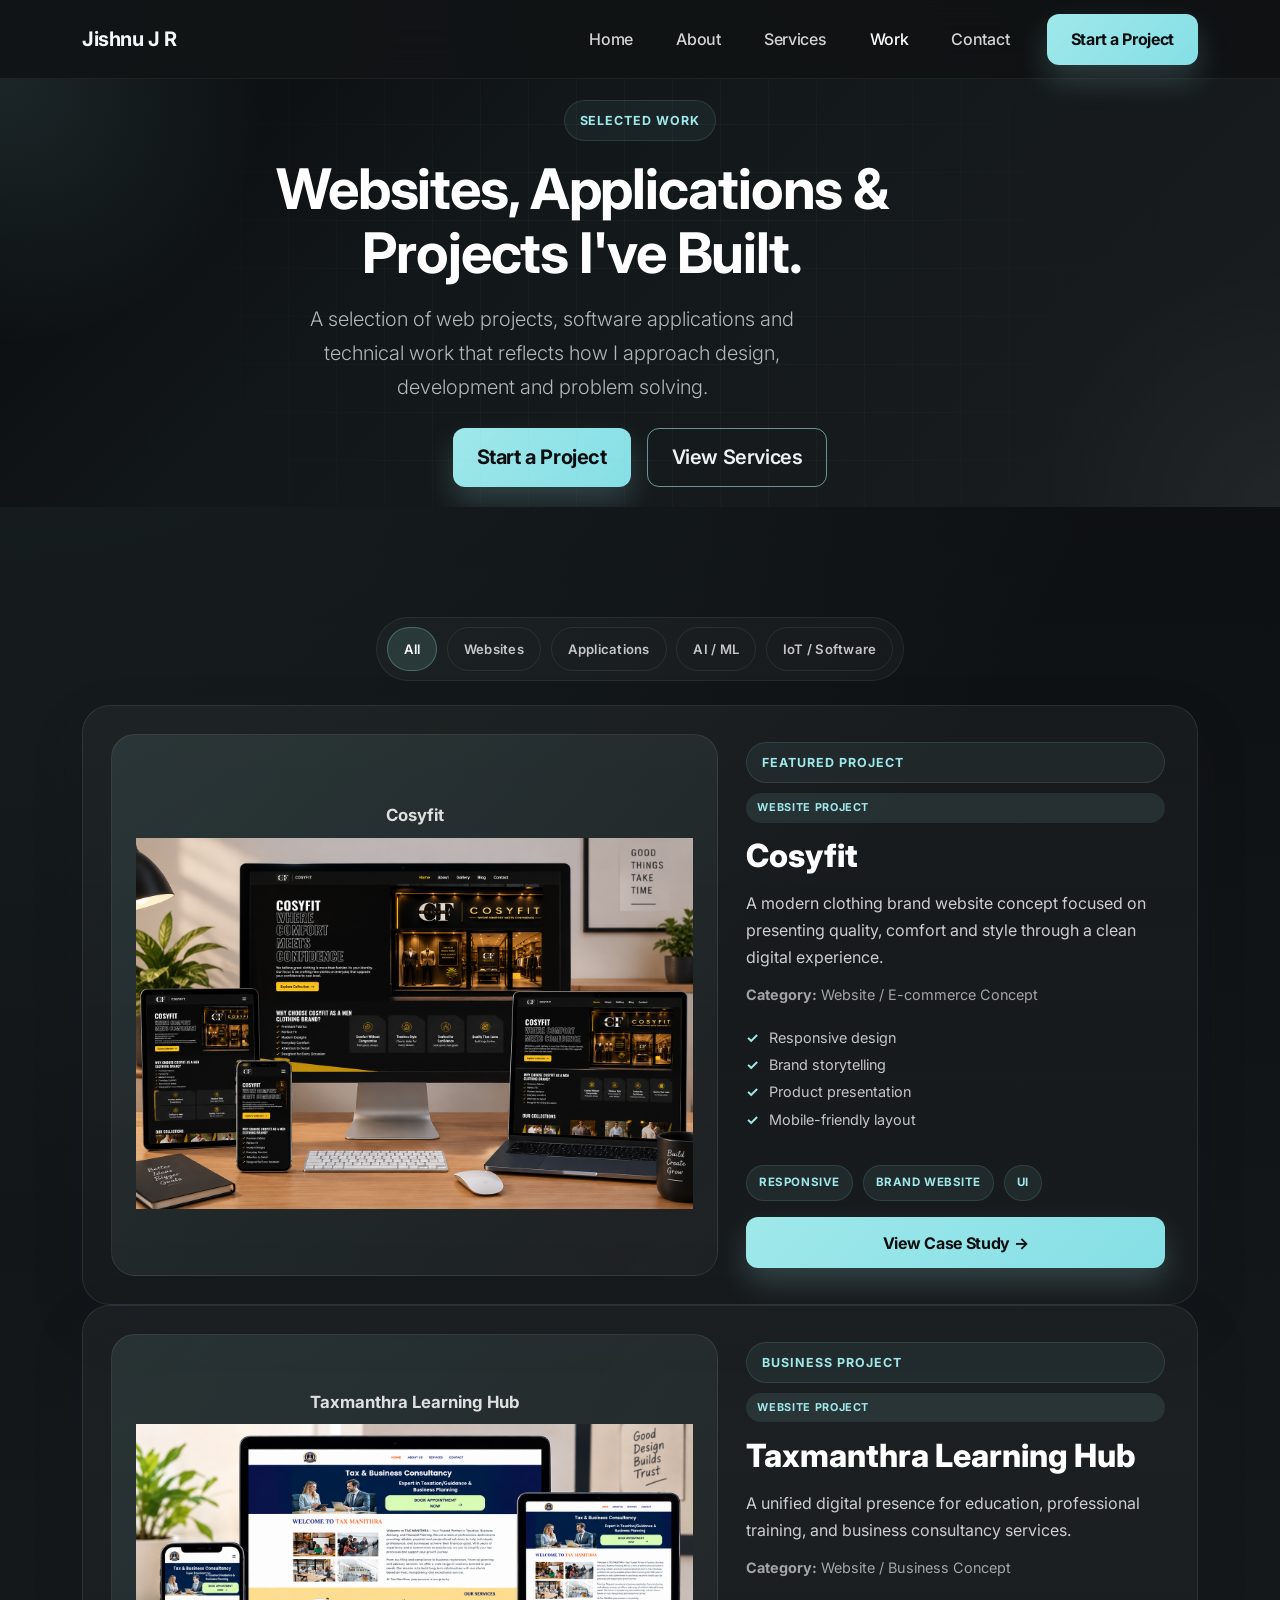
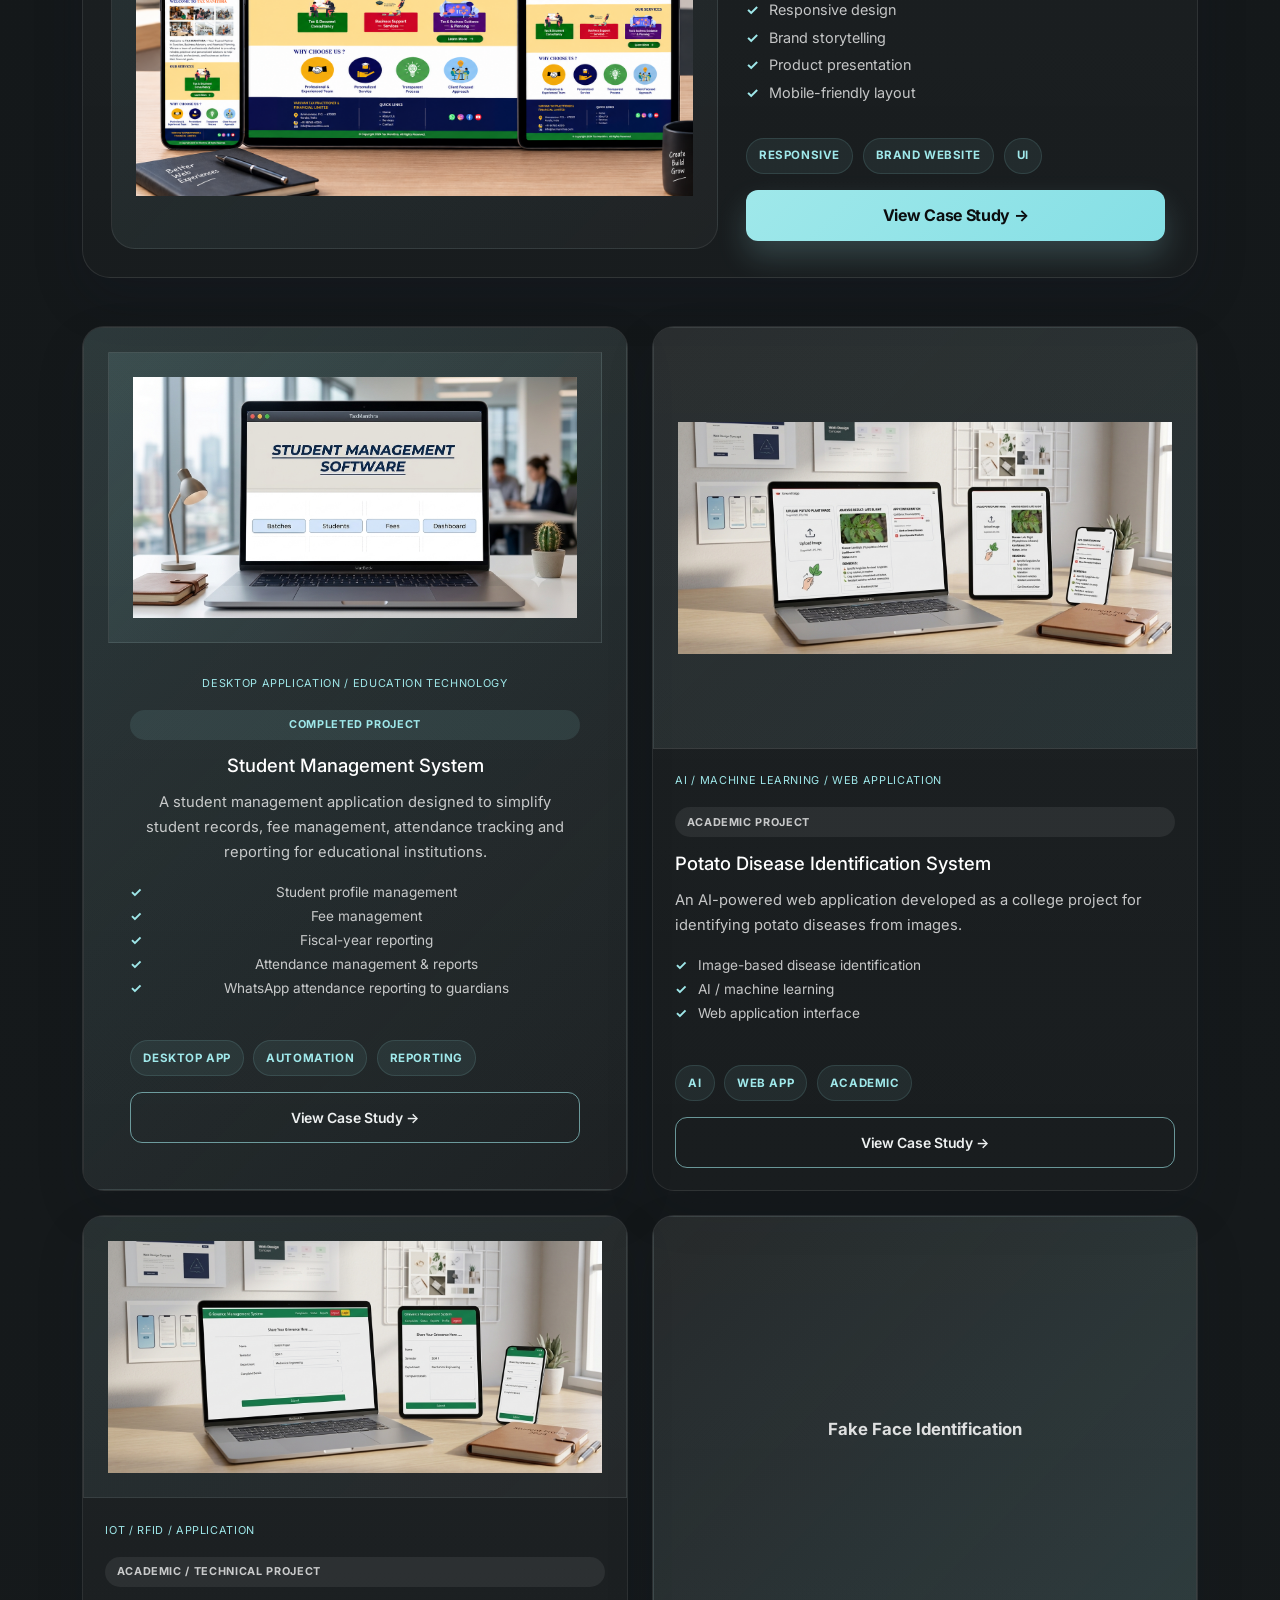
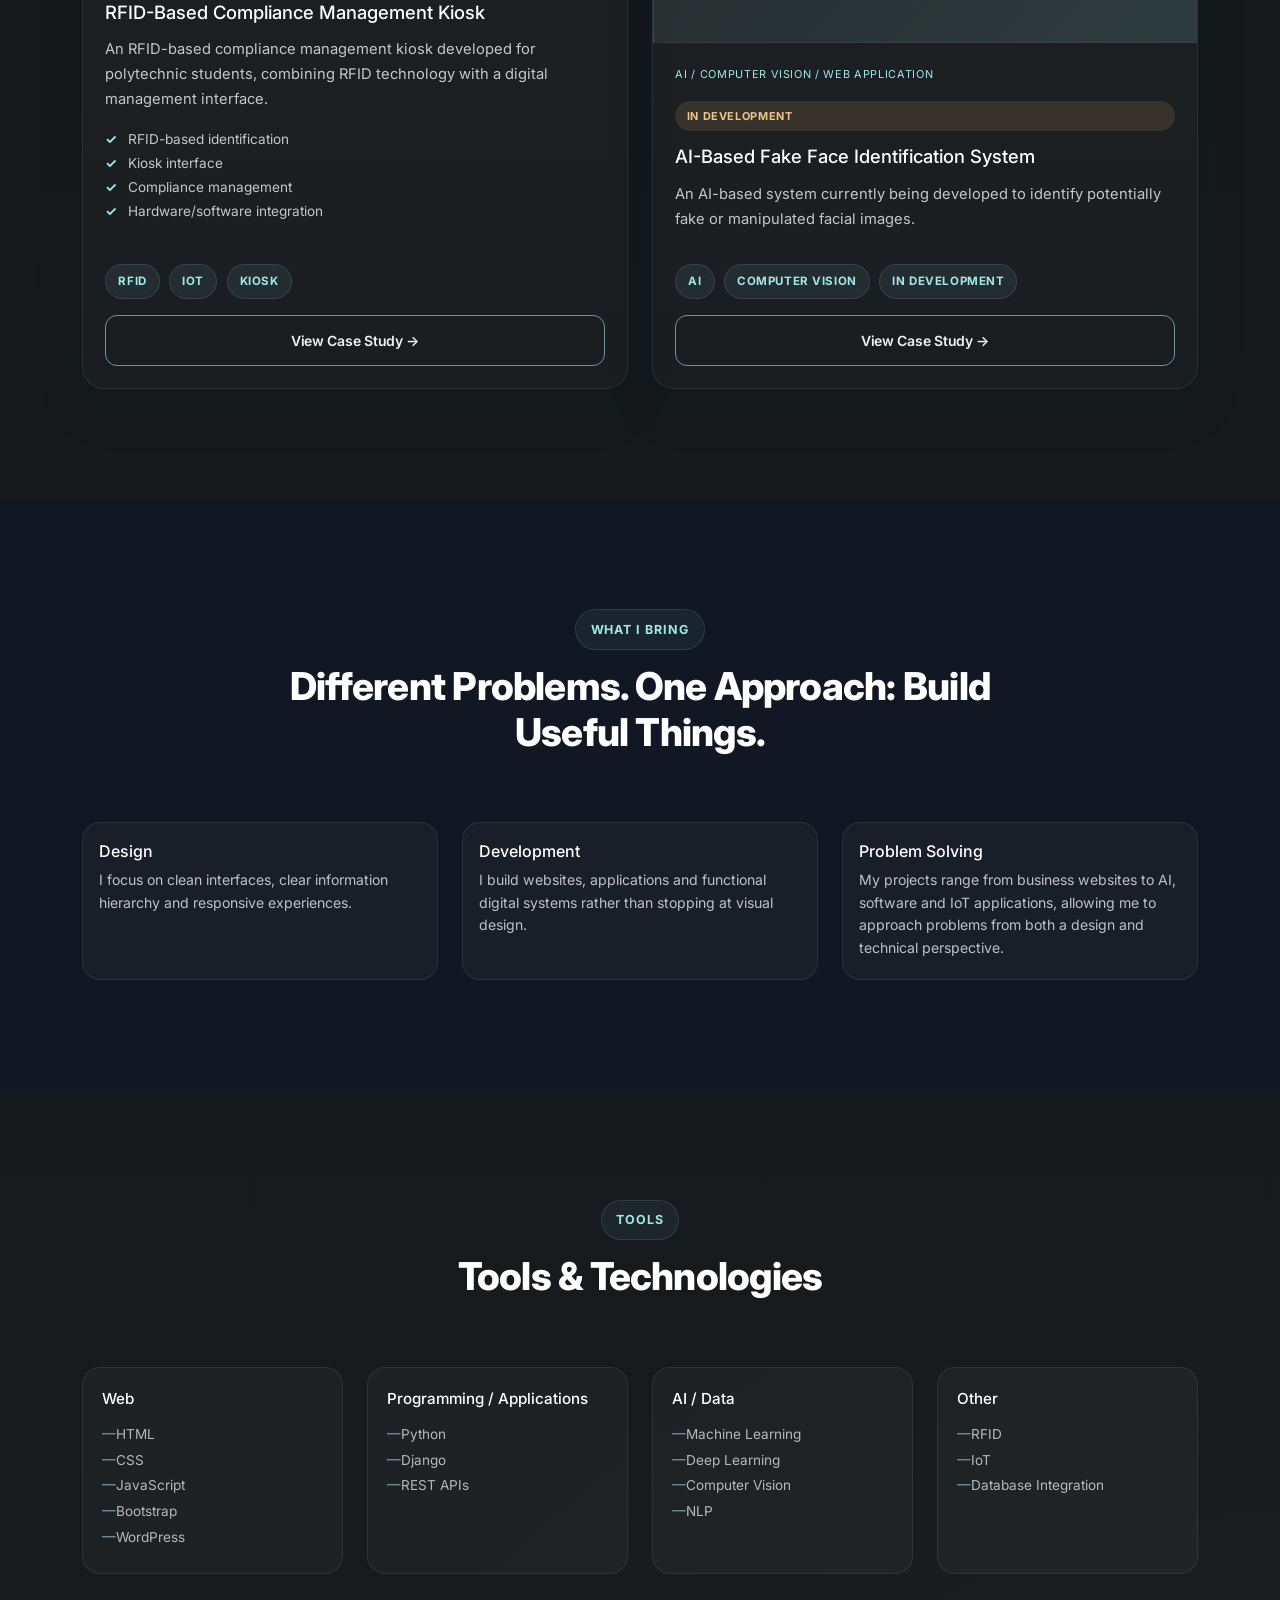
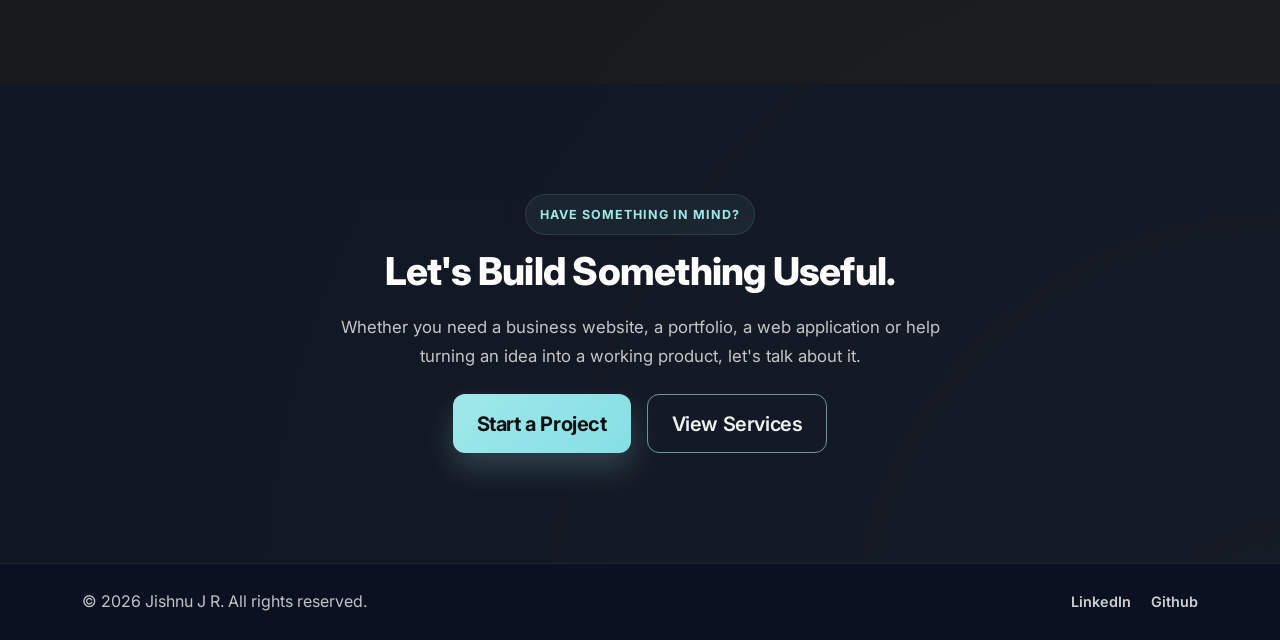
<file: work.html>
<!DOCTYPE html>
<html lang="en">
  <head>
    <meta charset="UTF-8" />
    <meta name="viewport" content="width=device-width, initial-scale=1.0" />
    <title>Work | Jishnu J R — Web Development &amp; Projects</title>
    <meta
      name="description"
      content="Explore selected web development, software, AI and technical projects built by Jishnu J R."
    />
    <link
      href="https://cdn.jsdelivr.net/npm/bootstrap@5.3.3/dist/css/bootstrap.min.css"
      rel="stylesheet"
    />
    <link rel="preconnect" href="https://fonts.googleapis.com" />
    <link rel="preconnect" href="https://fonts.gstatic.com" crossorigin />
    <link
      href="https://fonts.googleapis.com/css2?family=Inter:wght@400;500;600;700;800&display=swap"
      rel="stylesheet"
    />
    <link rel="stylesheet" href="css/header.css" />
    <link rel="stylesheet" href="css/work.css" />
  </head>
  <body>
    <!-- ============ NAVIGATION ============ -->
    <nav class="navbar navbar-expand-lg navbar-dark fixed-top portfolio-navbar">
      <div class="container">
        <a class="navbar-brand fw-bold" href="index.html">Jishnu J R</a>
        <button
          class="navbar-toggler"
          type="button"
          data-bs-toggle="collapse"
          data-bs-target="#navbarNav"
          aria-controls="navbarNav"
          aria-expanded="false"
          aria-label="Toggle navigation"
        >
          <span class="navbar-toggler-icon"></span>
        </button>
        <div class="collapse navbar-collapse" id="navbarNav">
          <ul class="navbar-nav ms-auto align-items-lg-center gap-lg-3">
            <li class="nav-item"><a class="nav-link" href="index.html">Home</a></li>
            <li class="nav-item"><a class="nav-link" href="about.html">About</a></li>
            <li class="nav-item"><a class="nav-link" href="services.html">Services</a></li>
            <li class="nav-item"><a class="nav-link active" aria-current="page" href="work.html">Work</a></li>
            <li class="nav-item"><a class="nav-link" href="contact.html">Contact</a></li>
            <li class="nav-item">
              <a class="btn btn-primary ms-lg-2" href="contact.html">Start a Project</a>
            </li>
          </ul>
        </div>
      </div>
    </nav>

    <!-- ============ HERO ============ -->
    <header class="hero-section work-hero">
      <div class="container">
        <div class="row align-items-center">
          <div class="col-lg-8 mx-auto text-center">
            <span class="section-tag">Selected Work</span>
            <h1 class="display-4 fw-bold mb-3 mt-3">Websites, Applications &amp; Projects I've Built.</h1>
            <p class="lead text-light-emphasis mb-4">
              A selection of web projects, software applications and technical work that
              reflects how I approach design, development and problem solving.
            </p>
            <div class="d-flex flex-column flex-sm-row flex-wrap gap-3 justify-content-center">
              <a href="contact.html" class="btn btn-primary btn-lg">Start a Project</a>
              <a href="services.html" class="btn btn-outline-light btn-lg">View Services</a>
            </div>
          </div>
        </div>
      </div>
    </header>

    <main>
      <section class="section-space">
        <div class="container">
          <!-- ============ FILTERS ============ -->
          <div class="row mb-4">
            <div class="col-12 text-center">
              <div class="work-filter-bar" role="group" aria-label="Filter projects by category">
                <button class="filter-btn active" type="button" data-filter="all" aria-pressed="true">All</button>
                <button class="filter-btn" type="button" data-filter="websites" aria-pressed="false">Websites</button>
                <button class="filter-btn" type="button" data-filter="applications" aria-pressed="false">Applications</button>
                <button class="filter-btn" type="button" data-filter="ai" aria-pressed="false">AI / ML</button>
                <button class="filter-btn" type="button" data-filter="iot" aria-pressed="false">IoT / Software</button>
              </div>
            </div>
          </div>

          <!-- ============ FEATURED PROJECT: COSYFIT ============ -->
          <article class="featured-project work-item" data-category="websites" data-project-id="cosyfit">
            <div class="row g-4 align-items-stretch">
              <div class="col-lg-7">
                <!-- Replace this placeholder with: <img src="images/projects/cosyfit.webp" alt="Cosyfit clothing brand website preview" class="project-thumb-img"> -->
                <div class="project-thumb-placeholder thumb-featured">
                  <span class="thumb-name">Cosyfit</span>
                  <span class="thumb-caption"><img src="assets\cosyfit.png" alt=""></span>
                </div>
              </div>
              <div class="col-lg-5">
                <div class="featured-project-body">
                  <span class="section-tag">Featured Project</span>
                  <span class="project-status status-website">Website Project</span>
                  <h2 class="featured-title">Cosyfit</h2>
                  <p class="featured-desc">
                    A modern clothing brand website concept focused on presenting quality,
                    comfort and style through a clean digital experience.
                  </p>
                  <p class="featured-category"><strong>Category:</strong> Website / E-commerce Concept</p>
                  <ul class="plan-includes">
                    <li>Responsive design</li>
                    <li>Brand storytelling</li>
                    <li>Product presentation</li>
                    <li>Mobile-friendly layout</li>
                  </ul>
                  <div class="project-tags">
                    <span>Responsive</span>
                    <span>Brand Website</span>
                    <span>UI</span>
                  </div>
                  <a href="" class="btn btn-primary mt-3">View Case Study →</a>
                </div>
              </div>
            </div>
          </article>

          <article class="featured-project work-item" data-category="websites" data-project-id="cosyfit">
            <div class="row g-4 align-items-stretch">
              <div class="col-lg-7">
                <!-- Replace this placeholder with: <img src="images/projects/cosyfit.webp" alt="Cosyfit clothing brand website preview" class="project-thumb-img"> -->
                <div class="project-thumb-placeholder thumb-featured">
                  <span class="thumb-name">Taxmanthra Learning Hub</span>
                  <span class="thumb-caption"><img src="assets\taxmanthra.png" alt=""></span>
                </div>
              </div>
              <div class="col-lg-5">
                <div class="featured-project-body">
                  <span class="section-tag">Business Project</span>
                  <span class="project-status status-website">Website Project</span>
                  <h2 class="featured-title">Taxmanthra Learning Hub</h2>
                  <p class="featured-desc">
                     A unified digital presence for education, professional training, and business consultancy services.                  </p>
                  <p class="featured-category"><strong>Category:</strong> Website / Business Concept</p>
                  <ul class="plan-includes">
                    <li>Responsive design</li>
                    <li>Brand storytelling</li>
                    <li>Product presentation</li>
                    <li>Mobile-friendly layout</li>
                  </ul>
                  <div class="project-tags">
                    <span>Responsive</span>
                    <span>Brand Website</span>
                    <span>UI</span>
                  </div>
                  <a href="" class="btn btn-primary mt-3">View Case Study →</a>
                </div>
              </div>
            </div>
          </article>

          <!-- ============ PROJECT GRID ============ -->
          <div class="work-grid mt-5">
            <article class="work-card work-item" data-category="applications" data-project-id="student-management">
              <!-- Replace this placeholder with: <img src="images/projects/student-management.webp" alt="Student Management System interface preview" class="project-thumb-img"> -->
              <div class="project-thumb-placeholder thumb-grad-1">
              <div class="project-thumb-placeholder thumb-grad-1">
                <span class="thumb-name">                
                  <img src="assets\studentapp.png" alt="Student Management System interface preview" class="project-thumb-img"> 
                </span>
              </div>
              <div class="work-card-body">
                <div class="work-card-meta">
                  <span>Desktop Application / Education Technology</span>
                </div>
                <span class="project-status status-completed">Completed Project</span>
                <h3>Student Management System</h3>
                <p>
                  A student management application designed to simplify student records, fee
                  management, attendance tracking and reporting for educational institutions.
                </p>
                <ul class="plan-includes compact">
                  <li>Student profile management</li>
                  <li>Fee management</li>
                  <li>Fiscal-year reporting</li>
                  <li>Attendance management &amp; reports</li>
                  <li>WhatsApp attendance reporting to guardians</li>
                </ul>
                <div class="project-tags">
                  <span>Desktop App</span>
                  <span>Automation</span>
                  <span>Reporting</span>
                </div>
                <a href="" class="btn btn-outline-light btn-sm mt-2">View Case Study →</a>
              </div>
            </article>

            <article class="work-card work-item" data-category="ai" data-project-id="potato-disease">
              <!-- Replace this placeholder with:  -->
              <div class="project-thumb-placeholder thumb-grad-2">
                <span class="thumb-name"><img src="assets\potatodiseaseai.png" alt="Potato Disease Identification System interface preview" class="project-thumb-img"></span>
              </div>
              <div class="work-card-body">
                <div class="work-card-meta">
                  <span>AI / Machine Learning / Web Application</span>
                </div>
                <span class="project-status status-academic">Academic Project</span>
                <h3>Potato Disease Identification System</h3>
                <p>
                  An AI-powered web application developed as a college project for identifying
                  potato diseases from images.
                </p>
                <ul class="plan-includes compact">
                  <li>Image-based disease identification</li>
                  <li>AI / machine learning</li>
                  <li>Web application interface</li>
                </ul>
                <div class="project-tags">
                  <span>AI</span>
                  <span>Web App</span>
                  <span>Academic</span>
                </div>
                <a href="" class="btn btn-outline-light btn-sm mt-2">View Case Study →</a>
              </div>
            </article>

            <article class="work-card work-item" data-category="iot" data-project-id="rfid-kiosk">
              <!-- Replace this placeholder with:  -->
              <div class="project-thumb-placeholder thumb-grad-3">
                <span class="thumb-name"><img src="assets\gmapp.png" alt="RFID compliance management kiosk interface preview" class="project-thumb-img"></span>
              </div>
              <div class="work-card-body">
                <div class="work-card-meta">
                  <span>IoT / RFID / Application</span>
                </div>
                <span class="project-status status-academic">Academic / Technical Project</span>
                <h3>RFID-Based Compliance Management Kiosk</h3>
                <p>
                  An RFID-based compliance management kiosk developed for polytechnic students,
                  combining RFID technology with a digital management interface.
                </p>
                <ul class="plan-includes compact">
                  <li>RFID-based identification</li>
                  <li>Kiosk interface</li>
                  <li>Compliance management</li>
                  <li>Hardware/software integration</li>
                </ul>
                <div class="project-tags">
                  <span>RFID</span>
                  <span>IoT</span>
                  <span>Kiosk</span>
                </div>
                <a href="" class="btn btn-outline-light btn-sm mt-2">View Case Study →</a>
              </div>
            </article>

            <article class="work-card work-item" data-category="ai" data-project-id="fake-face">
              <!-- Replace this placeholder with: <img src="images/projects/fake-face.webp" alt="AI-based fake face identification system preview" class="project-thumb-img"> -->
              <div class="project-thumb-placeholder thumb-grad-4">
                <span class="thumb-name">Fake Face Identification</span>
              </div>
              <div class="work-card-body">
                <div class="work-card-meta">
                  <span>AI / Computer Vision / Web Application</span>
                </div>
                <span class="project-status status-development">In Development</span>
                <h3>AI-Based Fake Face Identification System</h3>
                <p>
                  An AI-based system currently being developed to identify potentially fake or
                  manipulated facial images.
                </p>
                <div class="project-tags">
                  <span>AI</span>
                  <span>Computer Vision</span>
                  <span>In Development</span>
                </div>
                <a href="p" class="btn btn-outline-light btn-sm mt-2">View Case Study →</a>
              </div>
            </article>
          </div>

          <p class="work-empty-state d-none" role="status">No projects match this filter yet.</p>
        </div>
      </section>

      <!-- ============ WHAT THESE PROJECTS SHOW ============ -->
      <section class="section-space section-alt">
        <div class="container">
          <div class="row mb-5">
            <div class="col-lg-8 mx-auto text-center">
              <span class="section-tag">What I Bring</span>
              <h2 class="section-title">Different Problems. One Approach: Build Useful Things.</h2>
            </div>
          </div>
          <div class="row g-3 g-md-4">
            <div class="col-md-4">
              <div class="strength-card">
                <h5>Design</h5>
                <p>I focus on clean interfaces, clear information hierarchy and responsive experiences.</p>
              </div>
            </div>
            <div class="col-md-4">
              <div class="strength-card">
                <h5>Development</h5>
                <p>I build websites, applications and functional digital systems rather than stopping at visual design.</p>
              </div>
            </div>
            <div class="col-md-4">
              <div class="strength-card">
                <h5>Problem Solving</h5>
                <p>My projects range from business websites to AI, software and IoT applications, allowing me to approach problems from both a design and technical perspective.</p>
              </div>
            </div>
          </div>
        </div>
      </section>

      <!-- ============ TOOLS & TECHNOLOGIES ============ -->
      <section class="section-space">
        <div class="container">
          <div class="row mb-5">
            <div class="col-lg-8 mx-auto text-center">
              <span class="section-tag">Tools</span>
              <h2 class="section-title">Tools &amp; Technologies</h2>
            </div>
          </div>
          <div class="row g-3 g-md-4">
            <div class="col-sm-6 col-lg-3">
              <div class="tech-group">
                <h5>Web</h5>
                <ul>
                  <li>HTML</li>
                  <li>CSS</li>
                  <li>JavaScript</li>
                  <li>Bootstrap</li>
                  <li>WordPress</li>
                </ul>
              </div>
            </div>
            <div class="col-sm-6 col-lg-3">
              <div class="tech-group">
                <h5>Programming / Applications</h5>
                <ul>
                  <li>Python</li>
                  <li>Django</li>
                  <li>REST APIs</li>
                </ul>
              </div>
            </div>
            <div class="col-sm-6 col-lg-3">
              <div class="tech-group">
                <h5>AI / Data</h5>
                <ul>
                  <li>Machine Learning</li>
                  <li>Deep Learning</li>
                  <li>Computer Vision</li>
                  <li>NLP</li>
                </ul>
              </div>
            </div>
            <div class="col-sm-6 col-lg-3">
              <div class="tech-group">
                <h5>Other</h5>
                <ul>
                  <li>RFID</li>
                  <li>IoT</li>
                  <li>Database Integration</li>
                </ul>
              </div>
            </div>
          </div>
        </div>
      </section>

      <!-- ============ FINAL CTA ============ -->
      <section class="section-space section-alt text-center">
        <div class="container">
          <span class="section-tag">Have Something in Mind?</span>
          <h2 class="section-title">Let's Build Something Useful.</h2>
          <p class="section-intro mx-auto mb-4">
            Whether you need a business website, a portfolio, a web application or help turning
            an idea into a working product, let's talk about it.
          </p>
          <div class="d-flex flex-column flex-sm-row flex-wrap gap-3 justify-content-center">
            <a href="contact.html" class="btn btn-primary btn-lg">Start a Project</a>
            <a href="services.html" class="btn btn-outline-light btn-lg">View Services</a>
          </div>
        </div>
      </section>
    </main>

    <!-- ============ FOOTER ============ -->
    <footer class="footer text-center py-4">
      <div class="container d-flex flex-column flex-sm-row justify-content-between align-items-center gap-3">
        <p class="mb-0">© 2026 Jishnu J R. All rights reserved.</p>
        <div class="footer-links">
           <a href="index.html">LinkedIn</a>
          <a href="about.html">Github</a>

        </div>
      </div>
    </footer>

    <script src="https://cdn.jsdelivr.net/npm/bootstrap@5.3.3/dist/js/bootstrap.bundle.min.js"></script>
    <script>
      // Close the mobile navbar menu after a nav link is clicked
      document.addEventListener('DOMContentLoaded', function () {
        var navLinks = document.querySelectorAll('.navbar-nav .nav-link, .navbar-nav .btn');
        var navbarCollapseEl = document.getElementById('navbarNav');
        if (navbarCollapseEl) {
          var bsCollapse = bootstrap.Collapse.getOrCreateInstance(navbarCollapseEl, { toggle: false });
          navLinks.forEach(function (link) {
            link.addEventListener('click', function () {
              if (navbarCollapseEl.classList.contains('show')) {
                bsCollapse.hide();
              }
            });
          });
        }

        // Project category filtering
        var filterButtons = document.querySelectorAll('.filter-btn');
        var workItems = document.querySelectorAll('.work-item');
        var emptyState = document.querySelector('.work-empty-state');

        filterButtons.forEach(function (button) {
          button.addEventListener('click', function () {
            var selectedFilter = button.dataset.filter;

            filterButtons.forEach(function (btn) {
              var isActive = btn === button;
              btn.classList.toggle('active', isActive);
              btn.setAttribute('aria-pressed', isActive ? 'true' : 'false');
            });

            var visibleCount = 0;
            workItems.forEach(function (item) {
              var matches = selectedFilter === 'all' || item.dataset.category === selectedFilter;
              item.classList.toggle('is-hidden', !matches);
              if (matches) visibleCount++;
            });

            if (emptyState) {
              emptyState.classList.toggle('d-none', visibleCount > 0);
            }
          });
        });
      });
    </script>
  </body>
</html>
</file>
<file: css/header.css>
:root {
  --primary: #121417;
  --primary-dark: #0b0d0f;
  --accent: #9fe8ea;
  --accent-deep: #7fd9dd;
  --offwhite: #eef1f1;
  --white: #ffffff;
  --bg-dark: #0d0f11;
  --bg-mid: #171b1d;
  --text-main: #f4f7f7;
  --text-soft: rgba(218, 224, 226, 0.8);
  --border: rgba(255, 255, 255, 0.08);
  --shadow-soft: 0 26px 80px rgba(8, 10, 12, 0.42);
}

* {
  box-sizing: border-box;
}

html {
  scroll-behavior: smooth;
}

body {
  margin: 0;
  padding-top: 76px;
  font-family: 'Inter', sans-serif;
  font-size: 16px;
  line-height: 1.7;
  background:
    radial-gradient(circle at top left, rgba(159, 232, 234, 0.09), transparent 22%),
    radial-gradient(circle at bottom right, rgba(255, 255, 255, 0.03), transparent 20%),
    linear-gradient(180deg, #0b0d0f 0%, #14181a 28%, #171b1d 100%);
  color: var(--text-main);
}

img {
  max-width: 100%;
  display: block;
}

.navbar-brand,
.nav-link,
.btn,
.hero-section h1,
.section-title,
.project-body h4,
.info-card h4 {
  letter-spacing: -0.02em;
}

/* ============ NAVBAR ============ */
.portfolio-navbar {
  background: rgba(17, 19, 21, 0.85);
  border-bottom: 1px solid rgba(255, 255, 255, 0.06);
  backdrop-filter: blur(18px);
  -webkit-backdrop-filter: blur(18px);
  padding: 0.85rem 0;
}

.portfolio-navbar .navbar-brand {
  color: var(--text-main);
  font-size: 1.25rem;
}

.portfolio-navbar .nav-link {
  color: rgba(255, 255, 255, 0.82);
  font-weight: 500;
  font-size: 1rem;
  padding: 0.5rem 0.85rem !important;
}

.portfolio-navbar .nav-link:hover,
.portfolio-navbar .nav-link:focus {
  color: #fff;
}

/* ============ HERO ============ */
.hero-section {
  position: relative;
  overflow: hidden;
  padding-top: 24px;
  background:
    radial-gradient(circle at top left, rgba(159, 232, 234, 0.12), transparent 20%),
    radial-gradient(circle at bottom right, rgba(255, 255, 255, 0.04), transparent 18%),
    linear-gradient(135deg, #090b0d 0%, #121719 35%, #191d20 100%);
}

.hero-section::before {
  content: "";
  position: absolute;
  inset: 0;
  background-image: linear-gradient(rgba(148, 163, 184, 0.05) 1px, transparent 1px),
    linear-gradient(90deg, rgba(148, 163, 184, 0.05) 1px, transparent 1px);
  background-size: 48px 48px;
  mask-image: radial-gradient(circle at center, black 20%, transparent 80%);
  pointer-events: none;
}
@media print {
  body {
    display: none !important;
  }
}
.section-tag {
  display: inline-block;
  padding: 0.55rem 0.9rem;
  border-radius: 999px;
  background: rgba(159, 232, 234, 0.06);
  border: 1px solid rgba(159, 232, 234, 0.12);
  color: var(--accent);
  font-size: 0.78rem;
  font-weight: 700;
  letter-spacing: 0.08em;
  text-transform: uppercase;
}

.hero-section h1 {
  color: #fff;
  max-width: 620px;
  line-height: 1.15;
}


.lead {
  color: var(--text-soft) !important;
  max-width: 560px;
}

.tech-pills span {
  padding: 0.5rem 0.95rem;
  border: 1px solid rgba(255, 255, 255, 0.12);
  background: rgba(255, 255, 255, 0.02);
  border-radius: 999px;
  font-size: 0.85rem;
  color: #e2e8f0;
}

.availability-note {
  color: rgba(255, 255, 255, 0.6);
  font-size: 0.9rem;
}

.profile-card {
  position: relative;
  height: 490px;
  border-radius: 32px;
  background: linear-gradient(145deg, rgba(255, 255, 255, 0.07), rgba(159, 232, 234, 0.14));
  border: 1px solid var(--border);
  box-shadow: var(--shadow-soft);
  overflow: hidden;
}

.profile-photo {
  position: absolute;
  inset: 70px 24px 150px;
  width: calc(100% - 48px);
  height: calc(100% - 220px);
  object-fit: cover;
  object-position: center top;
  border-radius: 26px;
  border: 1px solid rgba(255, 255, 255, 0.08);
  background: rgba(255, 255, 255, 0.03);
  box-shadow: 0 25px 60px rgba(0, 0, 0, 0.22);
}

.profile-glow {
  position: absolute;
  right: 12%;
  top: 12%;
  width: 220px;
  height: 220px;
  border-radius: 50%;
  background: radial-gradient(circle, rgba(159, 232, 234, 0.5), rgba(255, 255, 255, 0.08) 52%, transparent 70%);
  filter: blur(10px);
}

.profile-badge {
  position: absolute;
  top: 26px;
  left: 26px;
  padding: 0.6rem 0.9rem;
  border-radius: 999px;
  background: rgba(255, 255, 255, 0.04);
  border: 1px solid rgba(255, 255, 255, 0.08);
  color: var(--offwhite);
  font-size: 0.75rem;
  font-weight: 600;
}

.profile-content {
  position: absolute;
  left: 28px;
  right: 28px;
  bottom: 26px;
  padding: 30px 24px;
  border-radius: 22px;
  background: rgba(9, 12, 22, 0.75);
  border: 1px solid rgba(255, 255, 255, 0.08);
  box-shadow: 0 25px 50px rgba(15, 23, 42, 0.35);
}

.profile-role {
  margin: 0 0 0.4rem;
  color: var(--accent);
  font-size: 0.8rem;
  text-transform: uppercase;
  letter-spacing: 0.12em;
}

.profile-content h3 {
  color: #fff;
  margin-bottom: 0.5rem;
  font-weight: 700;
}

/* ============ SECTIONS ============ */
.section-space {
  padding: 110px 0;
}

.section-alt {
  background: rgba(15, 23, 42, 0.5);
}

.section-title {
  margin-top: 0.8rem;
  margin-bottom: 1.2rem;
  font-size: clamp(2rem, 3vw, 3rem);
  color: #fff;
  font-weight: 800;
}

.section-intro {
  max-width: 640px;
  color: rgba(255, 255, 255, 0.75);
  font-size: 1.05rem;
}

/* ============ ABOUT ============ */
.about-image-wrapper {
  display: flex;
  justify-content: center;
}

.about-image {
  width: min(100%, 430px);
  height: 500px;
  border-radius: 30px;
  object-fit: cover;
  object-position: center top;
  background: rgba(255, 255, 255, 0.03);
  border: 1px solid var(--border);
  box-shadow: var(--shadow-soft);
}

.strength-card {
  padding: 1.2rem 1rem;
  height: 100%;
  border-radius: 18px;
  background: rgba(255, 255, 255, 0.03);
  border: 1px solid rgba(255, 255, 255, 0.08);
}

.strength-card h5 {
  color: #fff;
  font-size: 1rem;
  margin-bottom: 0.5rem;
}

.strength-card p {
  color: rgba(255, 255, 255, 0.72);
  font-size: 0.88rem;
  margin: 0;
  line-height: 1.6;
}

/* ============ SERVICES ============ */
.info-card,
.project-card,
.contact-form {
  background: linear-gradient(180deg, rgba(255, 255, 255, 0.04), rgba(255, 255, 255, 0.02));
  border: 1px solid rgba(255, 255, 255, 0.08);
  border-radius: 22px;
  box-shadow: 0 20px 50px rgba(15, 23, 42, 0.18);
}

.info-card {
  padding: 2rem 1.5rem;
  height: 100%;
  transition: transform 0.25s ease, border-color 0.25s ease, box-shadow 0.25s ease;
}

.info-card:hover,
.project-card:hover {
  transform: translateY(-8px);
  border-color: rgba(159, 232, 234, 0.25);
  box-shadow: 0 26px 60px rgba(10, 10, 12, 0.32);
}

.card-icon {
  display: inline-flex;
  align-items: center;
  justify-content: center;
  width: 42px;
  height: 42px;
  border-radius: 12px;
  background: rgba(159, 232, 234, 0.06);
  color: var(--accent);
  font-weight: 700;
  margin-bottom: 1rem;
}

.info-card h4 {
  color: #fff;
  margin-bottom: 0.8rem;
}

.info-card p,
.project-body p,
.contact-block p,
.contact-list,
body p {
  color: rgba(255, 255, 255, 0.75);
}

.service-list {
  list-style: none;
  padding: 0;
  margin: 1rem 0 0;
  color: rgba(255, 255, 255, 0.7);
  font-size: 0.9rem;
  line-height: 1.9;
}

.service-list li::before {
  content: "— ";
  color: var(--accent);
}

/* ============ PROJECTS / WORK ============ */
.project-card {
  overflow: hidden;
  transition: transform 0.25s ease, border-color 0.25s ease, box-shadow 0.25s ease;
}

.project-thumb {
  position: relative;
  overflow: hidden;
}

.project-thumb-img {
  width: 100%;
  height: 100%;
  object-fit: cover;
  object-position: center top;
  display: block;
}

.thumb-one {
  background: linear-gradient(135deg, #f3f4f6 0%, #9fe8ea 100%);
}

.thumb-two {
  background: linear-gradient(135deg, rgba(255, 255, 255, 0.7), rgba(159, 232, 234, 0.6));
}

.thumb-three {
  background: linear-gradient(135deg, #dfe5e7 0%, #9fe8ea 100%);
}

.project-body {
  padding: 1.6rem;
}

.project-meta {
  display: flex;
  justify-content: space-between;
  gap: 1rem;
  margin-bottom: 0.7rem;
  color: var(--accent);
  font-size: 0.72rem;
  letter-spacing: 0.08em;
  text-transform: uppercase;
}

.project-card.feature-project .project-thumb {
  height: 300px;
}

.project-body h4 {
  color: #fff;
  margin-bottom: 0.7rem;
}

.project-tags {
  display: flex;
  flex-wrap: wrap;
  gap: 0.6rem;
  margin-top: 1rem;
}

.project-tags span {
  display: inline-flex;
  align-items: center;
  padding: 0.45rem 0.75rem;
  border-radius: 999px;
  background: rgba(159, 232, 234, 0.07);
  border: 1px solid rgba(159, 232, 234, 0.12);
  color: var(--accent);
  font-size: 0.72rem;
  font-weight: 700;
  letter-spacing: 0.05em;
  text-transform: uppercase;
}

/* ============ PROCESS ============ */
.process-step {
  height: 100%;
  padding: 1.6rem 1.3rem;
  border-radius: 20px;
  background: rgba(255, 255, 255, 0.03);
  border: 1px solid rgba(255, 255, 255, 0.08);
}

.process-number {
  display: inline-block;
  font-size: 0.85rem;
  font-weight: 700;
  color: var(--accent);
  letter-spacing: 0.08em;
  margin-bottom: 0.6rem;
}

.process-step h5 {
  color: #fff;
  margin-bottom: 0.6rem;
}

.process-step p {
  color: rgba(255, 255, 255, 0.72);
  font-size: 0.92rem;
  margin: 0;
  line-height: 1.7;
}

/* ============ CONTACT ============ */
.contact-list {
  list-style: none;
  padding: 0;
  margin: 1.5rem 0 1.25rem;
  line-height: 2;
  color: var(--offwhite);
}

.whatsapp-link {
  display: inline-block;
  color: var(--accent);
  font-weight: 600;
  text-decoration: none;
}

.whatsapp-link:hover {
  color: #fff;
}

.contact-form {
  padding: 1.5rem;
  background: rgba(17, 20, 24, 0.8);
}

.form-control,
.form-select {
  background: rgba(255, 255, 255, 0.04);
  border: 1px solid rgba(255, 255, 255, 0.1);
  color: #fff;
  border-radius: 12px;
  padding: 0.9rem 1rem;
  font-size: 16px;
  min-height: 44px;
}

.form-control:focus,
.form-select:focus {
  background: rgba(255, 255, 255, 0.06);
  color: #fff;
  border-color: rgba(159, 232, 234, 0.7);
  box-shadow: 0 0 0 0.2rem rgba(159, 232, 234, 0.22);
}

.form-control::placeholder {
  color: rgba(255, 255, 255, 0.45);
}

.form-select option {
  color: #0b0d0f;
}

/* ============ BUTTONS ============ */
.btn-primary {
  background: linear-gradient(135deg, var(--accent), #85dfe5);
  color: #0b0d0f;
  border: none;
  border-radius: 12px;
  padding: 0.85rem 1.5rem;
  font-weight: 700;
  box-shadow: 0 15px 30px rgba(159, 232, 234, 0.2);
  min-height: 48px;
  display: inline-flex;
  align-items: center;
  justify-content: center;
}

.btn-primary:hover {
  background: linear-gradient(135deg, #b7f1f2, #8fe6eb);
  color: #0b0d0f;
}

.btn-outline-light {
  border-radius: 12px;
  padding: 0.85rem 1.5rem;
  font-weight: 600;
  border-color: rgba(159, 232, 234, 0.6);
  color: var(--offwhite);
  min-height: 48px;
  display: inline-flex;
  align-items: center;
  justify-content: center;
}

.btn-outline-light:hover {
  background: rgba(159, 232, 234, 0.12);
  border-color: rgba(159, 232, 234, 0.8);
  color: #fff;
}

/* ============ FOOTER ============ */
.footer {
  border-top: 1px solid rgba(255, 255, 255, 0.08);
  background: #0b1120;
}

.footer p {
  color: rgba(255, 255, 255, 0.75);
}

.footer-links {
  display: flex;
  gap: 1.25rem;
}

.footer-links a {
  color: rgba(255, 255, 255, 0.8);
  text-decoration: none;
  font-weight: 600;
  font-size: 0.9rem;
}

.footer-links a:hover {
  color: var(--accent);
}

/* ============ ABOUT PAGE ============ */
.about-hero-image {
  position: relative;
  height: 460px;
  border-radius: 28px;
  background: linear-gradient(145deg, rgba(255, 255, 255, 0.07), rgba(159, 232, 234, 0.14));
  border: 1px solid var(--border);
  box-shadow: var(--shadow-soft);
  overflow: hidden;
}

.about-glow {
  position: absolute;
  right: 12%;
  top: 12%;
  width: 180px;
  height: 180px;
  border-radius: 50%;
  background: radial-gradient(circle, rgba(159, 232, 234, 0.5), rgba(255, 255, 255, 0.08) 52%, transparent 70%);
  filter: blur(10px);
  z-index: 1;
}

.about-photo {
  position: absolute;
  inset: 0;
  width: 100%;
  height: 100%;
  object-fit: cover;
  object-position: center;
}

.skill-card {
  height: 100%;
  padding: 2rem 1.5rem;
  border-radius: 22px;
  background: linear-gradient(180deg, rgba(255, 255, 255, 0.04), rgba(255, 255, 255, 0.02));
  border: 1px solid rgba(255, 255, 255, 0.08);
  box-shadow: 0 20px 50px rgba(15, 23, 42, 0.18);
  transition: transform 0.25s ease, border-color 0.25s ease, box-shadow 0.25s ease;
}

.skill-card:hover {
  transform: translateY(-8px);
  border-color: rgba(159, 232, 234, 0.25);
  box-shadow: 0 26px 60px rgba(10, 10, 12, 0.32);
}

.skill-card h4 {
  color: #fff;
  font-size: 1.15rem;
  margin-bottom: 0.8rem;
}

.skill-card p {
  color: rgba(255, 255, 255, 0.75);
}

.skill-list {
  list-style: none;
  padding: 0;
  margin: 1rem 0 0;
  color: rgba(255, 255, 255, 0.7);
  font-size: 0.9rem;
  line-height: 1.9;
}

.skill-list li::before {
  content: "— ";
  color: var(--accent);
}

.value-card {
  height: 100%;
  padding: 1.4rem 1.2rem;
  border-radius: 18px;
  background: rgba(255, 255, 255, 0.03);
  border: 1px solid rgba(255, 255, 255, 0.08);
}

.value-card h5 {
  color: #fff;
  margin-bottom: 0.6rem;
}

.value-card p {
  color: rgba(255, 255, 255, 0.72);
  font-size: 0.92rem;
  margin: 0;
  line-height: 1.6;
}

/* ==================================================
   RESPONSIVE
   ================================================== */

/* Tablet and Medium Devices */
@media (max-width: 991.98px) {
  body {
    padding-top: 70px;
  }

  .section-space {
    padding: 80px 0;
  }

  .hero-section {
    padding-top: 16px;
  }

  .hero-section .row {
    padding-top: 4rem;
    gap: 2rem !important;
  }

  .hero-section h1 {
    font-size: clamp(1.85rem, 5vw, 2.75rem);
    line-height: 1.25;
  }

  .profile-card {
    height: 400px;
    margin-bottom: 2rem;
  }

  .profile-photo {
    inset: 50px 18px 120px;
  }

  .section-title {
    font-size: clamp(1.75rem, 4vw, 2.5rem);
  }

  .tech-pills {
    flex-wrap: wrap;
  }

  .d-flex.flex-wrap.gap-3 {
    flex-direction: column;
  }

  .d-flex.flex-wrap.gap-3 .btn {
    width: 100%;
  }

  .contact-form {
    margin-top: 2rem;
  }

  .about-hero-image {
    height: 380px;
    margin-top: 1rem;
  }
}

/* Mobile Devices (Small) */
@media (max-width: 767.98px) {
  body {
    padding-top: 65px;
  }

  .section-space {
    padding: 60px 0;
  }

  .container {
    padding-left: 16px;
    padding-right: 16px;
  }

  .hero-section {
    padding-top: 12px;
  }

  .hero-section .row {
    padding-top: 2rem;
    gap: 1.5rem !important;
  }

  .hero-section h1 {
    font-size: clamp(1.6rem, 5vw, 2.25rem);
    line-height: 1.35;
    margin-bottom: 1rem !important;
  }

  .hero-section .lead {
    font-size: 0.98rem;
  }

  .profile-card {
    height: 350px;
    margin-bottom: 1.5rem;
  }

  .profile-photo {
    inset: 45px 15px 100px;
  }

  .profile-content {
    padding: 20px 16px;
    left: 16px;
    right: 16px;
    bottom: 16px;
  }

  .profile-role {
    font-size: 0.7rem;
  }

  .profile-content h3 {
    font-size: 1.1rem;
    margin-bottom: 0.3rem;
  }

  .profile-content p {
    font-size: 0.9rem;
  }

  .section-title {
    font-size: clamp(1.5rem, 4vw, 2rem);
    margin-bottom: 1rem;
  }

  .section-tag {
    font-size: 0.7rem;
    padding: 0.45rem 0.75rem;
  }

  .section-intro {
    font-size: 0.95rem;
  }

  .tech-pills {
    gap: 0.5rem;
    margin-bottom: 1.5rem !important;
  }

  .tech-pills span {
    font-size: 0.8rem;
    padding: 0.45rem 0.75rem;
  }

  .d-flex.flex-wrap.gap-3 {
    flex-direction: column;
    gap: 1rem !important;
  }

  .d-flex.flex-wrap.gap-3 .btn {
    width: 100%;
    font-size: 0.95rem;
    padding: 0.75rem 1.2rem !important;
  }

  /* About */
  .about-image {
    height: 350px;
    border-radius: 20px;
    margin-bottom: 1.5rem;
  }

  .strength-card {
    padding: 1.1rem;
  }

  /* Cards */
  .info-card {
    padding: 1.5rem 1.2rem;
  }

  .info-card h4 {
    font-size: 1.1rem;
    margin-bottom: 0.6rem;
  }

  .info-card p {
    font-size: 0.92rem;
  }

  .card-icon {
    width: 38px;
    height: 38px;
    font-size: 0.9rem;
  }

  /* Projects */
  .project-thumb {
    height: 160px;
  }

  .project-card.feature-project .project-thumb {
    height: 180px;
  }

  .project-body {
    padding: 1.2rem;
  }

  .project-body h4 {
    font-size: 1.1rem;
    margin-bottom: 0.5rem;
  }

  .project-body p {
    font-size: 0.92rem;
  }

  .project-meta {
    font-size: 0.65rem;
    gap: 0.5rem;
    margin-bottom: 0.5rem;
  }

  /* Process */
  .process-step {
    padding: 1.3rem 1.1rem;
  }

  /* About page */
  .about-hero-image {
    height: 300px;
    margin-top: 1.5rem;
    border-radius: 20px;
  }

  .skill-card {
    padding: 1.5rem 1.2rem;
  }

  .skill-card h4 {
    font-size: 1.05rem;
  }

  .value-card {
    padding: 1.2rem 1rem;
  }

  /* Contact */
  .contact-list {
    font-size: 0.95rem;
    line-height: 1.8;
    margin: 1rem 0 1rem;
  }

  .contact-form {
    padding: 1.2rem;
    margin-top: 1.5rem;
  }

  .form-control,
  .form-select {
    font-size: 0.95rem;
    padding: 0.8rem 0.9rem;
    border-radius: 10px;
  }

  .form-control::placeholder {
    font-size: 0.9rem;
  }

  .btn {
    border-radius: 10px;
    font-size: 0.95rem;
    padding: 0.75rem 1.2rem !important;
    min-height: 44px;
    display: inline-flex;
    align-items: center;
    justify-content: center;
  }

  .btn-lg {
    min-height: 50px;
  }

  .btn-primary {
    box-shadow: 0 10px 20px rgba(159, 232, 234, 0.15);
  }

  /* Footer */
  .footer {
    padding: 2rem 0 !important;
  }

  .footer p {
    font-size: 0.9rem;
  }

  /* Navbar */
  .portfolio-navbar {
    padding: 0.5rem 0 !important;
  }

  .navbar-brand {
    font-size: 1.05rem !important;
  }

  .nav-link {
    font-size: 1rem;
    padding: 0.6rem 0 !important;
  }

  .navbar-nav {
    gap: 0.4rem !important;
  }

  .navbar-nav .btn {
    margin: 0.5rem 0 !important;
    width: 100%;
  }
}

/* Extra Small Devices (Phones) */
@media (max-width: 575.98px) {
  body {
    padding-top: 60px;
  }

  .section-space {
    padding: 50px 0;
  }

  .container {
    padding-left: 12px;
    padding-right: 12px;
  }

  .hero-section {
    padding-top: 8px;
  }

  .hero-section .row {
    padding-top: 1rem;
  }

  .hero-section h1 {
    font-size: clamp(1.4rem, 5vw, 2rem);
    line-height: 1.4;
  }

  .hero-section .lead {
    font-size: 0.92rem;
  }

  .profile-card {
    height: 300px;
  }

  .profile-photo {
    inset: 40px 12px 80px;
  }

  .profile-glow {
    width: 150px;
    height: 150px;
  }

  .profile-badge {
    top: 12px;
    left: 12px;
    font-size: 0.65rem;
    padding: 0.4rem 0.7rem;
  }

  .profile-content {
    padding: 16px 12px;
    left: 12px;
    right: 12px;
    bottom: 12px;
  }

  .profile-content h3 {
    font-size: 1rem;
  }

  .profile-content p {
    font-size: 0.8rem;
  }

  .section-title {
    font-size: clamp(1.35rem, 3.5vw, 1.75rem);
  }

  .about-image {
    height: 300px;
  }

  .about-hero-image {
    height: 250px;
    border-radius: 16px;
  }

  .row.g-4 > div:not(.col-12) {
    flex-basis: 100%;
  }

  .info-card {
    padding: 1.2rem 1rem;
  }

  .project-thumb {
    height: 130px;
  }

  .project-body {
    padding: 1rem;
  }

  .contact-block .row {
    flex-direction: column-reverse;
  }

  .text-center.mb-5 {
    margin-bottom: 1.5rem !important;
  }

  .footer .container {
    flex-direction: column;
    text-align: center;
  }
}
/* ==================================================
   SERVICES PAGE — page-specific styles
   Shared styles (navbar, hero, buttons, section-title,
   section-tag, section-space, strength-card, process-step,
   footer, etc.) live in css/header.css and are reused here.
   ================================================== */

/* ============ CORE SERVICE PLAN CARDS ============ */
.service-plan-card {
  height: 100%;
  padding: 2.25rem 2rem;
  border-radius: 24px;
  background: linear-gradient(180deg, rgba(255, 255, 255, 0.045), rgba(255, 255, 255, 0.02));
  border: 1px solid rgba(255, 255, 255, 0.09);
  box-shadow: 0 20px 50px rgba(15, 23, 42, 0.18);
  display: flex;
  flex-direction: column;
  transition: transform 0.25s ease, border-color 0.25s ease, box-shadow 0.25s ease;
}

.service-plan-card:hover {
  transform: translateY(-8px);
  border-color: rgba(159, 232, 234, 0.28);
  box-shadow: 0 26px 60px rgba(10, 10, 12, 0.32);
}

.plan-number {
  display: inline-block;
  font-size: 1rem;
  font-weight: 700;
  color: var(--accent);
  letter-spacing: 0.08em;
  margin-bottom: 0.75rem;
}

.service-plan-card h3 {
  color: #fff;
  font-size: 1.4rem;
  font-weight: 700;
  margin-bottom: 0.75rem;
}

.plan-desc {
  color: rgba(255, 255, 255, 0.75);
  margin-bottom: 1.25rem;
}

.plan-price {
  color: var(--accent);
  font-size: 1.1rem;
  font-weight: 700;
  margin-bottom: 1.25rem;
}

.plan-includes {
  list-style: none;
  padding: 0;
  margin: 0 0 1.75rem;
  flex-grow: 1;
  color: rgba(255, 255, 255, 0.8);
  font-size: 0.92rem;
  line-height: 2;
}

.plan-includes li {
  padding-left: 1.5rem;
  position: relative;
}

.plan-includes li::before {
  content: "\2713";
  position: absolute;
  left: 0;
  color: var(--accent);
  font-weight: 700;
}

.plan-cta {
  display: inline-block;
  color: var(--offwhite);
  font-weight: 700;
  text-decoration: none;
  border-bottom: 1px solid rgba(159, 232, 234, 0.4);
  padding-bottom: 2px;
  width: fit-content;
}

.plan-cta:hover {
  color: var(--accent);
  border-color: var(--accent);
}

.pricing-note {
  color: rgba(255, 255, 255, 0.55);
  font-size: 0.88rem;
  max-width: 620px;
  margin-left: auto;
  margin-right: auto;
}

/* ============ MORE WEB SOLUTIONS ============ */
.solution-card {
  height: 100%;
  padding: 1.75rem;
  border-radius: 20px;
  background: rgba(255, 255, 255, 0.03);
  border: 1px solid rgba(255, 255, 255, 0.08);
}

.solution-card h4 {
  color: #fff;
  font-size: 1.15rem;
  margin-bottom: 0.6rem;
}

.solution-card p {
  color: rgba(255, 255, 255, 0.75);
  margin-bottom: 0.75rem;
}

.solution-price {
  color: var(--accent);
  font-weight: 700;
  margin: 0;
}

.solution-includes {
  margin-bottom: 1rem;
  font-size: 0.88rem;
  line-height: 1.8;
}

/* ============ DIGITAL MARKETING (compact, secondary) ============ */
.marketing-card {
  height: 100%;
  padding: 1.4rem 1.2rem;
  border-radius: 16px;
  background: rgba(255, 255, 255, 0.025);
  border: 1px solid rgba(255, 255, 255, 0.07);
}

.marketing-card h5 {
  color: #fff;
  font-size: 0.98rem;
  margin-bottom: 0.85rem;
}

.marketing-card ul {
  list-style: none;
  padding: 0;
  margin: 0;
  color: rgba(255, 255, 255, 0.65);
  font-size: 0.82rem;
  line-height: 1.9;
}

.marketing-card ul li::before {
  content: "\2014 ";
  color: rgba(159, 232, 234, 0.7);
}

/* ============ TRAINING & MENTORSHIP ============ */
.mentorship-panel {
  padding: 2.5rem;
  border-radius: 24px;
  background: rgba(255, 255, 255, 0.03);
  border: 1px dashed rgba(159, 232, 234, 0.3);
}

.mentorship-item {
  height: 100%;
  padding: 0.85rem 1.1rem;
  border-radius: 12px;
  background: rgba(255, 255, 255, 0.03);
  border: 1px solid rgba(255, 255, 255, 0.08);
  color: rgba(255, 255, 255, 0.8);
  font-size: 0.92rem;
}

/* ==================================================
   RESPONSIVE
   ================================================== */

@media (max-width: 991.98px) {
  .service-plan-card {
    padding: 1.9rem 1.6rem;
  }

  .mentorship-panel {
    padding: 2rem 1.6rem;
  }
}

@media (max-width: 767.98px) {
  .service-plan-card {
    padding: 1.6rem 1.4rem;
    border-radius: 20px;
  }

  .service-plan-card h3 {
    font-size: 1.2rem;
  }

  .plan-price {
    font-size: 1rem;
  }

  .plan-includes {
    font-size: 0.88rem;
  }

  .solution-card {
    padding: 1.4rem 1.2rem;
  }

  .marketing-card {
    padding: 1.2rem 1rem;
  }

  .mentorship-panel {
    padding: 1.6rem 1.2rem;
    border-radius: 20px;
  }

  .mentorship-item {
    font-size: 0.88rem;
    text-align: center;
  }

  .pricing-note {
    font-size: 0.85rem;
  }
}

@media (max-width: 575.98px) {
  .service-plan-card {
    padding: 1.3rem 1.1rem;
  }

  .plan-cta {
    width: 100%;
    text-align: center;
    border-bottom: none;
    padding: 0.75rem 0;
    border-radius: 10px;
    border: 1px solid rgba(159, 232, 234, 0.3);
  }

  .mentorship-panel {
    padding: 1.3rem 1rem;
  }
}
</file>
<file: css/contact.css>
.contact-hero {
  position: relative;
  overflow: hidden;
  padding: 112px 0 84px;
  background:
    radial-gradient(circle at 82% 8%, rgba(159, 232, 234, 0.11), transparent 25%),
    linear-gradient(135deg, #090b0d 0%, #121719 52%, #191d20 100%);
}

.contact-hero::after {
  content: "";
  position: absolute;
  inset: 0;
  pointer-events: none;
  background-image: linear-gradient(rgba(148, 163, 184, 0.04) 1px, transparent 1px),
    linear-gradient(90deg, rgba(148, 163, 184, 0.04) 1px, transparent 1px);
  background-size: 48px 48px;
  mask-image: linear-gradient(135deg, black, transparent 75%);
}

.contact-hero-content,
.contact-section > .container,
.next-steps-section > .container,
.direct-contact-section > .container {
  position: relative;
  z-index: 1;
}

.contact-hero-content {
  max-width: 760px;
}

.contact-hero h1 {
  max-width: 700px;
  margin: 1.2rem 0 1.1rem;
  color: #fff;
  font-size: clamp(2.5rem, 6vw, 4.8rem);
  line-height: 1.08;
  letter-spacing: -0.04em;
}

.contact-hero p,
.contact-intro > p,
.form-heading p,
.next-step p {
  color: var(--text-soft);
}

.contact-hero p {
  max-width: 650px;
  margin: 0;
  font-size: 1.08rem;
  line-height: 1.8;
}

.contact-section {
  padding: 96px 0;
  background: #0d0f11;
}

.contact-grid {
  display: grid;
  grid-template-columns: minmax(0, 0.78fr) minmax(0, 1.22fr);
  gap: clamp(2.5rem, 7vw, 7rem);
  align-items: start;
}

.contact-intro {
  padding-top: 0.75rem;
}

.contact-intro h2,
.next-steps-heading h2,
.direct-contact-content h2 {
  margin: 1rem 0 0.8rem;
  color: #fff;
  font-size: clamp(1.8rem, 3vw, 2.6rem);
  line-height: 1.15;
  letter-spacing: -0.03em;
}

.contact-intro > p {
  max-width: 420px;
  margin-bottom: 2.5rem;
}

.contact-info-list {
  display: grid;
  gap: 1.75rem;
}

.contact-info-item {
  display: flex;
  gap: 1rem;
  align-items: flex-start;
}

.contact-info-icon {
  display: inline-flex;
  align-items: center;
  justify-content: center;
  width: 42px;
  height: 42px;
  flex: 0 0 42px;
  border: 1px solid rgba(159, 232, 234, 0.22);
  border-radius: 12px;
  color: var(--accent);
  background: rgba(159, 232, 234, 0.06);
  font-size: 1.2rem;
}

.contact-info-item h3,
.contact-info-item p {
  margin: 0;
}

.contact-info-item h3 {
  color: #fff;
  font-size: 1rem;
}

.contact-info-item a,
.contact-info-item p {
  color: var(--text-soft);
}

.contact-info-item a {
  display: inline-block;
  margin-top: 0.2rem;
  color: var(--accent);
  text-decoration: none;
}

.contact-info-item a:hover,
.contact-info-item a:focus-visible,
.direct-email:hover,
.direct-email:focus-visible {
  color: #fff;
}

.contact-info-item p {
  margin-top: 0.2rem;
  font-size: 0.88rem;
}

.contact-form-wrapper {
  padding: clamp(1.5rem, 4vw, 2.75rem);
  border: 1px solid rgba(255, 255, 255, 0.1);
  border-radius: 20px;
  background: linear-gradient(145deg, rgba(255, 255, 255, 0.06), rgba(255, 255, 255, 0.02));
  box-shadow: 0 24px 70px rgba(0, 0, 0, 0.22);
}

.form-kicker {
  color: var(--accent);
  font-size: 0.76rem;
  font-weight: 700;
  letter-spacing: 0.12em;
  text-transform: uppercase;
}

.form-heading h2 {
  margin: 0.45rem 0 0.35rem;
  color: #fff;
  font-size: clamp(1.6rem, 3vw, 2.15rem);
}

.form-heading p {
  margin-bottom: 2rem;
  font-size: 0.93rem;
}

.form-row-group {
  display: grid;
  grid-template-columns: repeat(2, minmax(0, 1fr));
  gap: 1rem;
}

.form-group {
  margin-bottom: 1.2rem;
}

.form-group label {
  display: block;
  margin-bottom: 0.5rem;
  color: rgba(255, 255, 255, 0.88);
  font-size: 0.88rem;
  font-weight: 600;
}

.form-group label span[aria-hidden="true"] {
  color: var(--accent);
}

.form-group input,
.form-group select,
.form-group textarea {
  width: 100%;
  border: 1px solid rgba(255, 255, 255, 0.13);
  border-radius: 10px;
  background-color: rgba(255, 255, 255, 0.045);
  color: #fff;
  font: inherit;
  font-size: 0.93rem;
  line-height: 1.5;
  transition: border-color 0.2s ease, background-color 0.2s ease, box-shadow 0.2s ease;
}

.form-group input,
.form-group select {
  min-height: 48px;
  padding: 0.75rem 0.9rem;
}

.form-group textarea {
  min-height: 130px;
  padding: 0.8rem 0.9rem;
  resize: vertical;
}

.form-group select {
  appearance: none;
  padding-right: 2.5rem;
  background-image: url("data:image/svg+xml,%3Csvg xmlns='http://www.w3.org/2000/svg' width='12' height='12' viewBox='0 0 12 12'%3E%3Cpath fill='%239fe8ea' d='M6 9L1 4h10z'/%3E%3C/svg%3E");
  background-repeat: no-repeat;
  background-position: right 1rem center;
}

.form-group select option {
  color: #fff;
  background: #0d0f11;
}

.form-group input::placeholder,
.form-group textarea::placeholder {
  color: rgba(255, 255, 255, 0.4);
}

.form-group input:focus,
.form-group select:focus,
.form-group textarea:focus {
  outline: none;
  border-color: var(--accent);
  background-color: rgba(255, 255, 255, 0.08);
  box-shadow: 0 0 0 3px rgba(159, 232, 234, 0.12);
}

.form-group [aria-invalid="true"] {
  border-color: #ff9a9a;
}

.field-error {
  display: block;
  min-height: 1.25rem;
  margin-top: 0.3rem;
  color: #ffb4b4;
  font-size: 0.78rem;
}

.btn-submit {
  width: 100%;
  min-height: 50px;
  border: 0;
  border-radius: 10px;
  background: var(--accent);
  color: #0b0d0f;
  font-weight: 700;
  transition: transform 0.2s ease, box-shadow 0.2s ease, background-color 0.2s ease;
}

.btn-submit:hover,
.btn-submit:focus-visible {
  background: #b9f2f3;
  color: #0b0d0f;
  box-shadow: 0 10px 25px rgba(159, 232, 234, 0.2);
  transform: translateY(-2px);
}

.btn-submit:disabled {
  cursor: wait;
  opacity: 0.65;
  transform: none;
}

.form-reassurance {
  margin: 0.85rem 0 0;
  color: rgba(255, 255, 255, 0.48);
  font-size: 0.8rem;
  text-align: center;
}

.form-message {
  display: none;
  margin-top: 1.2rem;
  padding: 0.9rem 1rem;
  border-radius: 10px;
  font-size: 0.88rem;
}

.form-message.error,
.form-message.notice,
.form-message.success {
  display: block;
}

.form-message.error {
  border: 1px solid rgba(255, 154, 154, 0.35);
  color: #ffb4b4;
  background: rgba(255, 100, 100, 0.1);
}

.form-message.notice {
  border: 1px solid rgba(159, 232, 234, 0.25);
  color: #c7f5f6;
  background: rgba(159, 232, 234, 0.08);
}

.form-message.success {
  border: 1px solid rgba(122, 226, 164, 0.3);
  color: #a7edbe;
  background: rgba(80, 190, 120, 0.1);
}

.next-steps-section {
  padding: 88px 0;
  background: linear-gradient(180deg, #111517 0%, #0d0f11 100%);
}

.next-steps-heading {
  margin-bottom: 2.5rem;
}

.next-steps-grid {
  display: grid;
  grid-template-columns: repeat(3, 1fr);
  gap: 1px;
  border-top: 1px solid rgba(255, 255, 255, 0.1);
  border-bottom: 1px solid rgba(255, 255, 255, 0.1);
}

.next-step {
  padding: 1.8rem 1.5rem 1.5rem 0;
}

.next-step + .next-step {
  padding-left: 1.5rem;
  border-left: 1px solid rgba(255, 255, 255, 0.1);
}

.next-step span {
  color: var(--accent);
  font-size: 0.78rem;
  font-weight: 700;
  letter-spacing: 0.1em;
}

.next-step h3 {
  margin: 1rem 0 0.4rem;
  color: #fff;
  font-size: 1.15rem;
}

.next-step p {
  max-width: 260px;
  margin: 0;
  font-size: 0.9rem;
}

.direct-contact-section {
  padding: 76px 0 96px;
  text-align: center;
  background: #0d0f11;
}

.direct-email {
  display: inline-block;
  margin-top: 0.5rem;
  color: var(--accent);
  font-size: clamp(1.2rem, 3vw, 1.65rem);
  text-decoration: none;
}

@media (max-width: 768px) {
  .contact-hero {
    padding: 88px 0 64px;
  }

  .contact-section,
  .next-steps-section {
    padding: 64px 0;
  }

  .contact-grid {
    grid-template-columns: 1fr;
    gap: 3rem;
  }

  .form-row-group,
  .next-steps-grid {
    grid-template-columns: 1fr;
  }

  .next-step,
  .next-step + .next-step {
    padding: 1.4rem 0;
    border-left: 0;
  }

  .next-step + .next-step {
    border-top: 1px solid rgba(255, 255, 255, 0.1);
  }

  .direct-contact-section {
    padding: 56px 0 72px;
  }
}
</file>
<file: css/work.css>
/* ==================================================
   WORK PAGE — page-specific styles
   Shared styles (navbar, hero, buttons, section-title,
   section-tag, section-space, strength-card, project-tags,
   footer, etc.) live in css/header.css and are reused here.
   ================================================== */

.work-hero {
  padding-top: 24px;
  padding-bottom: 20px;
}

/* ============ FILTER BAR ============ */
.work-filter-bar {
  display: inline-flex;
  flex-wrap: wrap;
  justify-content: center;
  gap: 0.6rem;
  padding: 0.6rem;
  border-radius: 999px;
  background: rgba(255, 255, 255, 0.03);
  border: 1px solid rgba(255, 255, 255, 0.07);
}

.filter-btn {
  border: 1px solid rgba(255, 255, 255, 0.08);
  background: transparent;
  color: rgba(255, 255, 255, 0.75);
  border-radius: 999px;
  padding: 0.6rem 1rem;
  font-size: 0.82rem;
  font-weight: 600;
  letter-spacing: 0.02em;
  transition: background-color 0.25s ease, border-color 0.25s ease, color 0.25s ease;
}

.filter-btn.active,
.filter-btn:hover {
  background: rgba(159, 232, 234, 0.12);
  border-color: rgba(159, 232, 234, 0.28);
  color: #fff;
}

.filter-btn:focus-visible {
  outline: 2px solid var(--accent);
  outline-offset: 2px;
}

/* ============ IMAGE PLACEHOLDERS ============ */
.project-thumb-placeholder {
  position: relative;
  height: 100%;
  min-height: 220px;
  border-radius: 20px;
  display: flex;
  flex-direction: column;
  align-items: center;
  justify-content: center;
  text-align: center;
  gap: 0.5rem;
  padding: 1.5rem;
  border: 1px solid rgba(255, 255, 255, 0.08);
  background: linear-gradient(135deg, rgba(159, 232, 234, 0.1), rgba(255, 255, 255, 0.03));
  overflow: hidden;
}

.project-thumb-placeholder.thumb-featured {
  min-height: 340px;
  border-radius: 24px;
}

.thumb-grad-1 { background: linear-gradient(135deg, rgba(159, 232, 234, 0.12), rgba(255, 255, 255, 0.02)); }
.thumb-grad-2 { background: linear-gradient(135deg, rgba(255, 255, 255, 0.06), rgba(159, 232, 234, 0.1)); }
.thumb-grad-3 { background: linear-gradient(135deg, rgba(159, 232, 234, 0.08), rgba(255, 255, 255, 0.04)); }
.thumb-grad-4 { background: linear-gradient(135deg, rgba(255, 255, 255, 0.04), rgba(159, 232, 234, 0.14)); }

.thumb-name {
  color: rgba(255, 255, 255, 0.85);
  font-weight: 700;
  font-size: 1.05rem;
}

.thumb-caption {
  color: rgba(255, 255, 255, 0.45);
  font-size: 0.75rem;
}

.project-thumb-img {
  width: 100%;
  height: 100%;
  min-height: 220px;
  object-fit: cover;
  border-radius: 20px;
  display: block;
  transition: transform 0.35s ease;
}

/* ============ PROJECT STATUS ============ */
.project-status {
  display: inline-block;
  margin: 0.6rem 0 0.4rem;
  padding: 0.35rem 0.7rem;
  border-radius: 999px;
  font-size: 0.68rem;
  font-weight: 700;
  letter-spacing: 0.06em;
  text-transform: uppercase;
}

.status-website {
  background: rgba(159, 232, 234, 0.1);
  color: var(--accent);
}

.status-completed {
  background: rgba(159, 232, 234, 0.1);
  color: var(--accent);
}

.status-academic {
  background: rgba(255, 255, 255, 0.07);
  color: rgba(255, 255, 255, 0.75);
}

.status-development {
  background: rgba(255, 196, 120, 0.12);
  color: #f0c48a;
}

/* ============ FEATURED PROJECT ============ */
.featured-project {
  padding: 1.75rem;
  border-radius: 28px;
  background: linear-gradient(180deg, rgba(255, 255, 255, 0.04), rgba(255, 255, 255, 0.02));
  border: 1px solid rgba(255, 255, 255, 0.09);
  box-shadow: 0 20px 50px rgba(15, 23, 42, 0.18);
}

.featured-project-body {
  height: 100%;
  display: flex;
  flex-direction: column;
  justify-content: center;
  padding: 0.5rem 0.25rem;
}

.featured-title {
  color: #fff;
  font-size: 2rem;
  font-weight: 800;
  margin: 0.5rem 0 0.9rem;
}

.featured-desc {
  color: rgba(255, 255, 255, 0.78);
  margin-bottom: 0.75rem;
}

.featured-category {
  color: rgba(255, 255, 255, 0.6);
  font-size: 0.9rem;
  margin-bottom: 1rem;
}

/* ============ SHARED INCLUDES LIST (this page only) ============ */
.plan-includes {
  list-style: none;
  padding: 0;
  margin: 0 0 1rem;
  color: rgba(255, 255, 255, 0.75);
  font-size: 0.9rem;
  line-height: 1.9;
}

.plan-includes li {
  padding-left: 1.4rem;
  position: relative;
}

.plan-includes li::before {
  content: "\2713";
  position: absolute;
  left: 0;
  color: var(--accent);
  font-weight: 700;
}

.plan-includes.compact {
  font-size: 0.85rem;
  line-height: 1.75;
}

/* ============ PROJECT GRID ============ */
.work-grid {
  display: grid;
  grid-template-columns: repeat(2, 1fr);
  gap: 1.5rem;
}

.work-card {
  display: flex;
  flex-direction: column;
  border-radius: 22px;
  overflow: hidden;
  background: linear-gradient(180deg, rgba(255, 255, 255, 0.04), rgba(255, 255, 255, 0.02));
  border: 1px solid rgba(255, 255, 255, 0.08);
  box-shadow: 0 20px 50px rgba(15, 23, 42, 0.12);
  transition: transform 0.25s ease, border-color 0.25s ease, box-shadow 0.25s ease;
}

.work-card:hover {
  transform: translateY(-6px);
  border-color: rgba(159, 232, 234, 0.25);
  box-shadow: 0 26px 60px rgba(10, 10, 12, 0.28);
}

.work-card:hover .project-thumb-img {
  transform: scale(1.02);
}

.work-card .project-thumb-placeholder,
.work-card .project-thumb-img {
  border-radius: 0;
}

.work-card-body {
  display: flex;
  flex-direction: column;
  gap: 0.5rem;
  padding: 1.4rem;
}

.work-card-body h3 {
  color: #fff;
  font-size: 1.15rem;
  margin: 0 0 0.4rem;
}

.work-card-body p {
  color: rgba(255, 255, 255, 0.75);
  margin: 0 0 0.5rem;
  font-size: 0.92rem;
  line-height: 1.7;
}

.work-card-meta {
  color: var(--accent);
  font-size: 0.68rem;
  letter-spacing: 0.06em;
  text-transform: uppercase;
}

/* Hidden filtered-out cards do not occupy layout space */
.work-item.is-hidden {
  display: none;
}

.work-empty-state {
  text-align: center;
  color: rgba(255, 255, 255, 0.55);
  margin-top: 2rem;
}

/* ============ TOOLS & TECHNOLOGIES ============ */
.tech-group {
  height: 100%;
  padding: 1.4rem 1.2rem;
  border-radius: 18px;
  background: rgba(255, 255, 255, 0.03);
  border: 1px solid rgba(255, 255, 255, 0.08);
}

.tech-group h5 {
  color: #fff;
  font-size: 0.95rem;
  margin-bottom: 0.85rem;
}

.tech-group ul {
  list-style: none;
  padding: 0;
  margin: 0;
  color: rgba(255, 255, 255, 0.68);
  font-size: 0.85rem;
  line-height: 1.9;
}

.tech-group ul li::before {
  content: "\2014 ";
  color: rgba(159, 232, 234, 0.7);
}

/* ============ REDUCED MOTION ============ */
@media (prefers-reduced-motion: reduce) {
  .work-card,
  .project-thumb-img,
  .filter-btn {
    transition: none !important;
  }

  .work-card:hover {
    transform: none;
  }
}

/* ==================================================
   RESPONSIVE
   ================================================== */

@media (max-width: 991.98px) {
  .featured-project {
    padding: 1.4rem;
    border-radius: 22px;
  }

  .featured-title {
    font-size: 1.7rem;
  }

  .project-thumb-placeholder.thumb-featured {
    min-height: 260px;
  }
}

@media (max-width: 767.98px) {
  .work-grid {
    grid-template-columns: 1fr;
  }

  .work-filter-bar {
    gap: 0.45rem;
    padding: 0.5rem;
  }

  .filter-btn {
    font-size: 0.78rem;
    padding: 0.55rem 0.85rem;
  }

  .featured-project {
    padding: 1.1rem;
  }

  .featured-title {
    font-size: 1.5rem;
  }

  .featured-desc,
  .featured-category {
    font-size: 0.92rem;
  }

  .project-thumb-placeholder.thumb-featured {
    min-height: 220px;
    border-radius: 18px;
  }

  .project-thumb-placeholder {
    min-height: 170px;
    border-radius: 16px;
  }

  .work-card-body {
    padding: 1.2rem;
  }

  .work-card-body h3 {
    font-size: 1.05rem;
  }
}

@media (max-width: 575.98px) {
  .work-filter-bar {
    width: 100%;
    justify-content: flex-start;
    overflow-x: auto;
    flex-wrap: nowrap;
    -webkit-overflow-scrolling: touch;
  }

  .filter-btn {
    flex: 0 0 auto;
  }

  .featured-project {
    padding: 0.9rem;
    border-radius: 18px;
  }

  .thumb-name {
    font-size: 0.95rem;
  }
}
</file>
